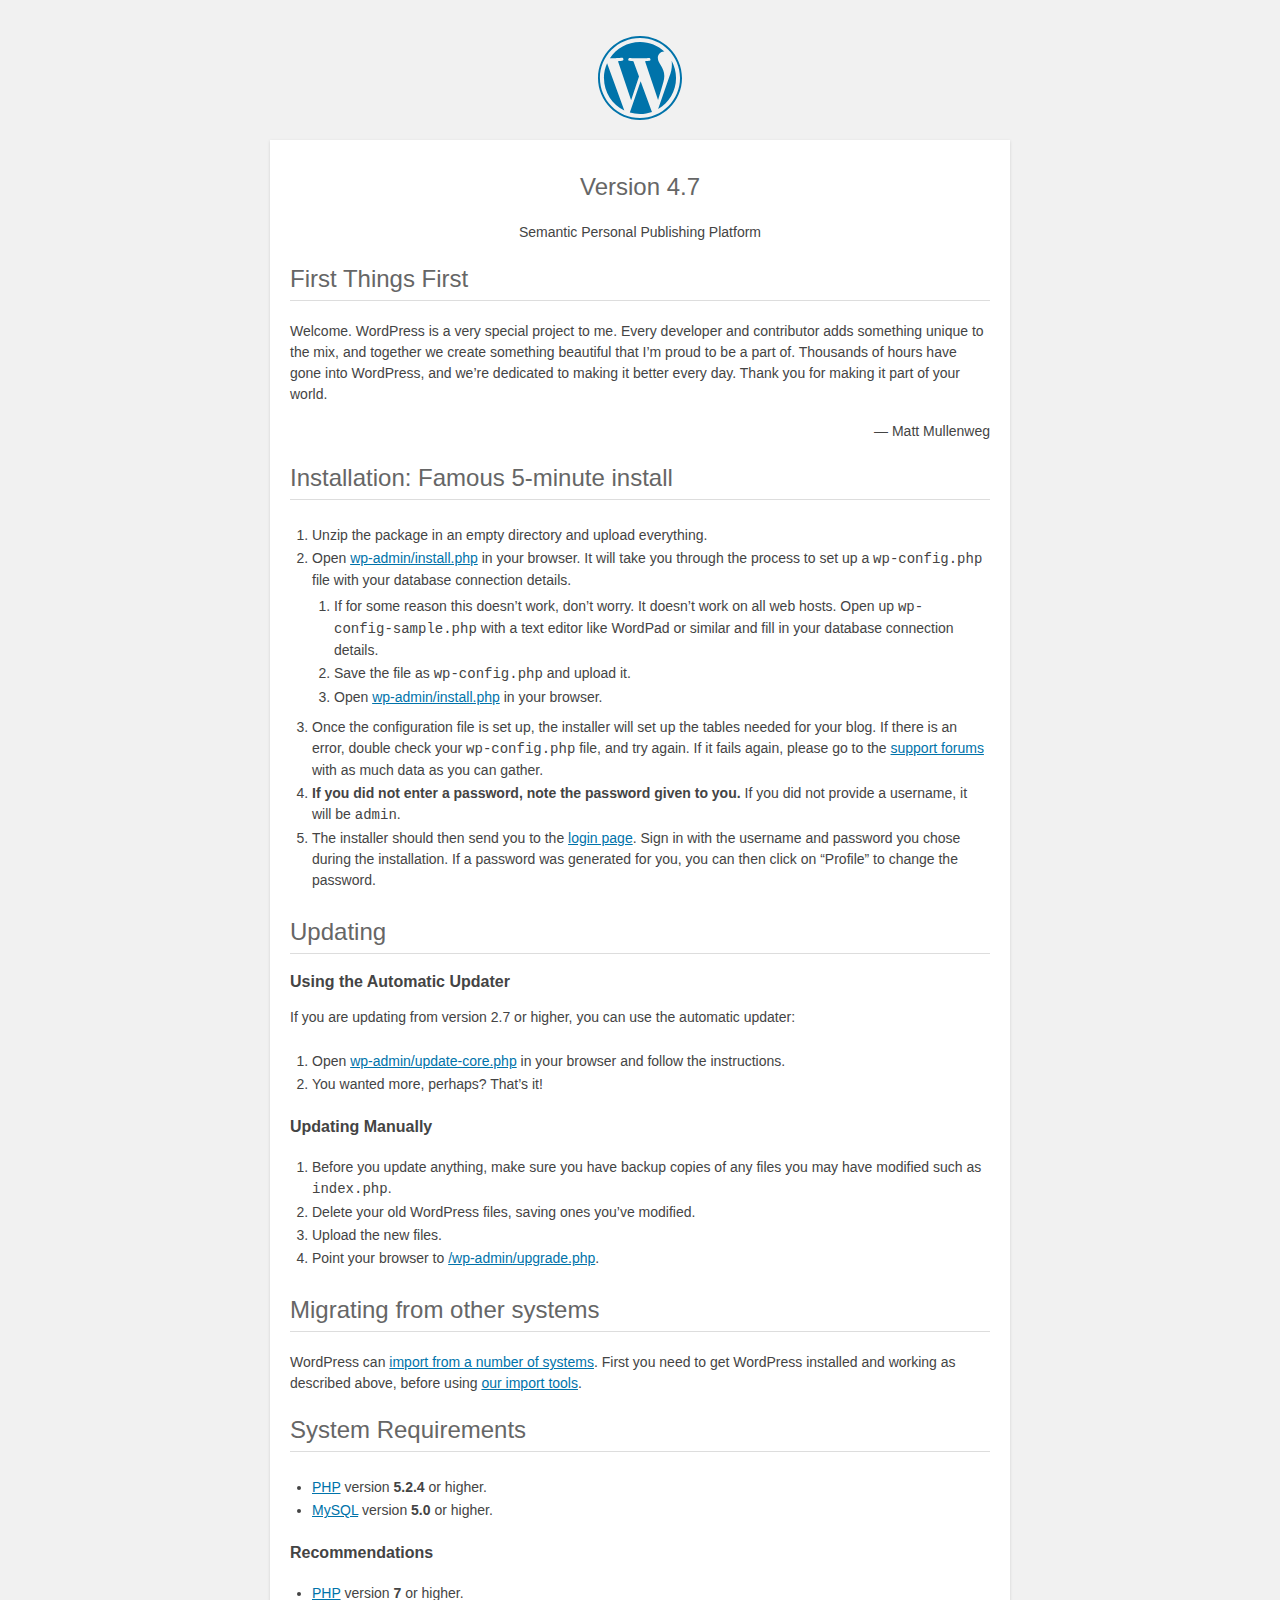
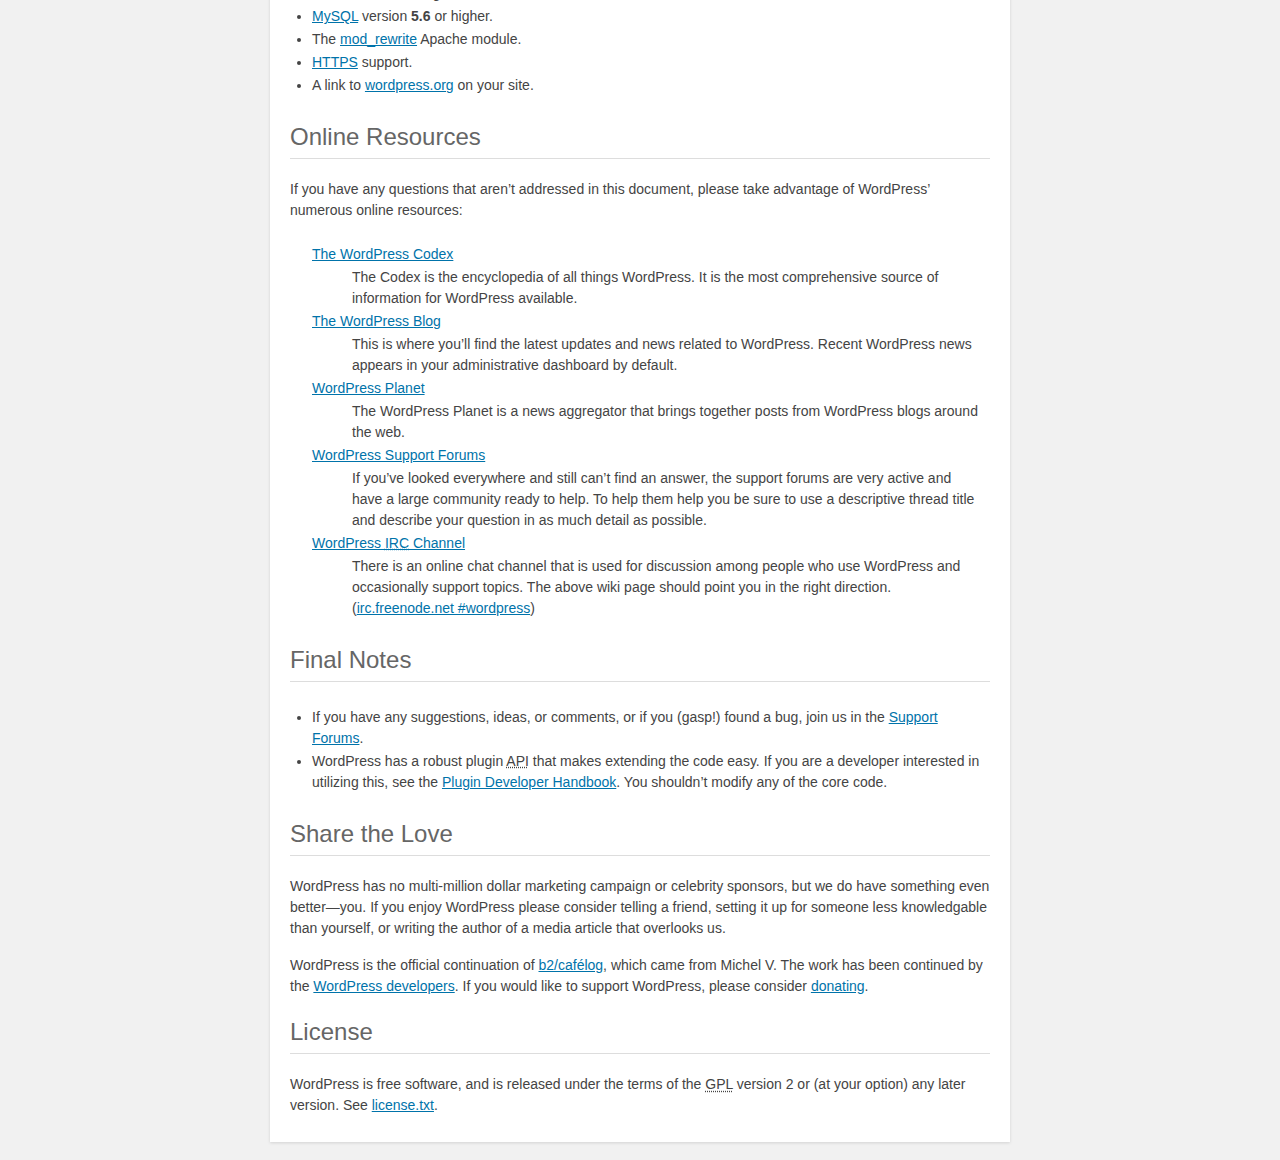
<file: readme.html>
<!DOCTYPE html>
<html>
<head>
	<meta name="viewport" content="width=device-width" />
	<meta http-equiv="Content-Type" content="text/html; charset=utf-8" />
	<title>WordPress &#8250; ReadMe</title>
	<link rel="stylesheet" href="wp-admin/css/install.css?ver=20100228" type="text/css" />
</head>
<body>
<h1 id="logo">
	<a href="https://wordpress.org/"><img alt="WordPress" src="wp-admin/images/wordpress-logo.png" /></a>
	<br /> Version 4.7
</h1>
<p style="text-align: center">Semantic Personal Publishing Platform</p>

<h2>First Things First</h2>
<p>Welcome. WordPress is a very special project to me. Every developer and contributor adds something unique to the mix, and together we create something beautiful that I&#8217;m proud to be a part of. Thousands of hours have gone into WordPress, and we&#8217;re dedicated to making it better every day. Thank you for making it part of your world.</p>
<p style="text-align: right">&#8212; Matt Mullenweg</p>

<h2>Installation: Famous 5-minute install</h2>
<ol>
	<li>Unzip the package in an empty directory and upload everything.</li>
	<li>Open <span class="file"><a href="wp-admin/install.php">wp-admin/install.php</a></span> in your browser. It will take you through the process to set up a <code>wp-config.php</code> file with your database connection details.
		<ol>
			<li>If for some reason this doesn&#8217;t work, don&#8217;t worry. It doesn&#8217;t work on all web hosts. Open up <code>wp-config-sample.php</code> with a text editor like WordPad or similar and fill in your database connection details.</li>
			<li>Save the file as <code>wp-config.php</code> and upload it.</li>
			<li>Open <span class="file"><a href="wp-admin/install.php">wp-admin/install.php</a></span> in your browser.</li>
		</ol>
	</li>
	<li>Once the configuration file is set up, the installer will set up the tables needed for your blog. If there is an error, double check your <code>wp-config.php</code> file, and try again. If it fails again, please go to the <a href="https://wordpress.org/support/" title="WordPress support">support forums</a> with as much data as you can gather.</li>
	<li><strong>If you did not enter a password, note the password given to you.</strong> If you did not provide a username, it will be <code>admin</code>.</li>
	<li>The installer should then send you to the <a href="wp-login.php">login page</a>. Sign in with the username and password you chose during the installation. If a password was generated for you, you can then click on &#8220;Profile&#8221; to change the password.</li>
</ol>

<h2>Updating</h2>
<h3>Using the Automatic Updater</h3>
<p>If you are updating from version 2.7 or higher, you can use the automatic updater:</p>
<ol>
	<li>Open <span class="file"><a href="wp-admin/update-core.php">wp-admin/update-core.php</a></span> in your browser and follow the instructions.</li>
	<li>You wanted more, perhaps? That&#8217;s it!</li>
</ol>

<h3>Updating Manually</h3>
<ol>
	<li>Before you update anything, make sure you have backup copies of any files you may have modified such as <code>index.php</code>.</li>
	<li>Delete your old WordPress files, saving ones you&#8217;ve modified.</li>
	<li>Upload the new files.</li>
	<li>Point your browser to <span class="file"><a href="wp-admin/upgrade.php">/wp-admin/upgrade.php</a>.</span></li>
</ol>

<h2>Migrating from other systems</h2>
<p>WordPress can <a href="https://codex.wordpress.org/Importing_Content">import from a number of systems</a>. First you need to get WordPress installed and working as described above, before using <a href="wp-admin/import.php" title="Import to WordPress">our import tools</a>.</p>

<h2>System Requirements</h2>
<ul>
	<li><a href="https://secure.php.net/">PHP</a> version <strong>5.2.4</strong> or higher.</li>
	<li><a href="https://www.mysql.com/">MySQL</a> version <strong>5.0</strong> or higher.</li>
</ul>

<h3>Recommendations</h3>
<ul>
	<li><a href="https://secure.php.net/">PHP</a> version <strong>7</strong> or higher.</li>
	<li><a href="https://www.mysql.com/">MySQL</a> version <strong>5.6</strong> or higher.</li>
	<li>The <a href="https://httpd.apache.org/docs/2.2/mod/mod_rewrite.html">mod_rewrite</a> Apache module.</li>
	<li><a href="https://wordpress.org/news/2016/12/moving-toward-ssl/">HTTPS</a> support.</li>
	<li>A link to <a href="https://wordpress.org/">wordpress.org</a> on your site.</li>
</ul>

<h2>Online Resources</h2>
<p>If you have any questions that aren&#8217;t addressed in this document, please take advantage of WordPress&#8217; numerous online resources:</p>
<dl>
	<dt><a href="https://codex.wordpress.org/">The WordPress Codex</a></dt>
		<dd>The Codex is the encyclopedia of all things WordPress. It is the most comprehensive source of information for WordPress available.</dd>
	<dt><a href="https://wordpress.org/news/">The WordPress Blog</a></dt>
		<dd>This is where you&#8217;ll find the latest updates and news related to WordPress. Recent WordPress news appears in your administrative dashboard by default.</dd>
	<dt><a href="https://planet.wordpress.org/">WordPress Planet</a></dt>
		<dd>The WordPress Planet is a news aggregator that brings together posts from WordPress blogs around the web.</dd>
	<dt><a href="https://wordpress.org/support/">WordPress Support Forums</a></dt>
		<dd>If you&#8217;ve looked everywhere and still can&#8217;t find an answer, the support forums are very active and have a large community ready to help. To help them help you be sure to use a descriptive thread title and describe your question in as much detail as possible.</dd>
	<dt><a href="https://codex.wordpress.org/IRC">WordPress <abbr title="Internet Relay Chat">IRC</abbr> Channel</a></dt>
		<dd>There is an online chat channel that is used for discussion among people who use WordPress and occasionally support topics. The above wiki page should point you in the right direction. (<a href="irc://irc.freenode.net/wordpress">irc.freenode.net #wordpress</a>)</dd>
</dl>

<h2>Final Notes</h2>
<ul>
	<li>If you have any suggestions, ideas, or comments, or if you (gasp!) found a bug, join us in the <a href="https://wordpress.org/support/">Support Forums</a>.</li>
	<li>WordPress has a robust plugin <abbr title="application programming interface">API</abbr> that makes extending the code easy. If you are a developer interested in utilizing this, see the <a href="https://developer.wordpress.org/plugins/">Plugin Developer Handbook</a>. You shouldn&#8217;t modify any of the core code.</li>
</ul>

<h2>Share the Love</h2>
<p>WordPress has no multi-million dollar marketing campaign or celebrity sponsors, but we do have something even better&#8212;you. If you enjoy WordPress please consider telling a friend, setting it up for someone less knowledgable than yourself, or writing the author of a media article that overlooks us.</p>

<p>WordPress is the official continuation of <a href="http://cafelog.com/">b2/caf&#233;log</a>, which came from Michel V. The work has been continued by the <a href="https://wordpress.org/about/">WordPress developers</a>. If you would like to support WordPress, please consider <a href="https://wordpress.org/donate/" title="Donate to WordPress">donating</a>.</p>

<h2>License</h2>
<p>WordPress is free software, and is released under the terms of the <abbr title="GNU General Public License">GPL</abbr> version 2 or (at your option) any later version. See <a href="license.txt">license.txt</a>.</p>

</body>
</html>
</file>
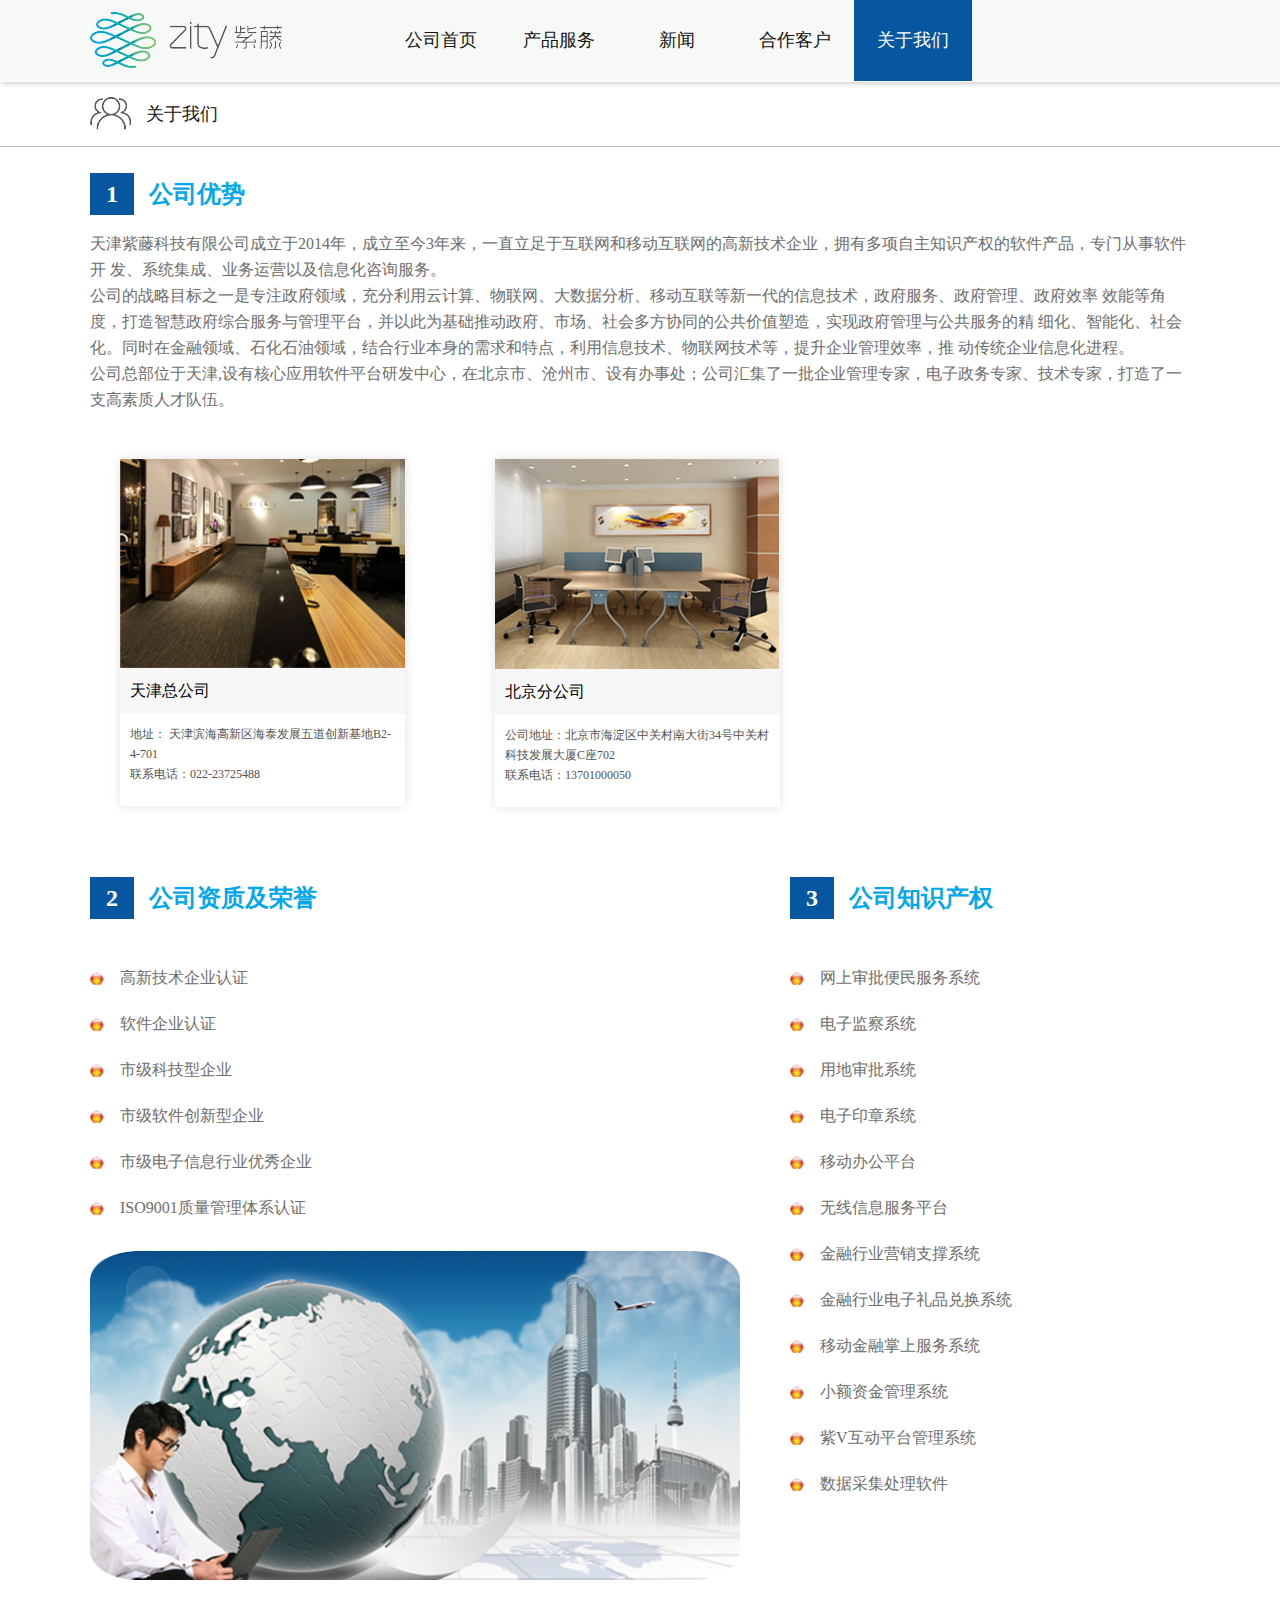
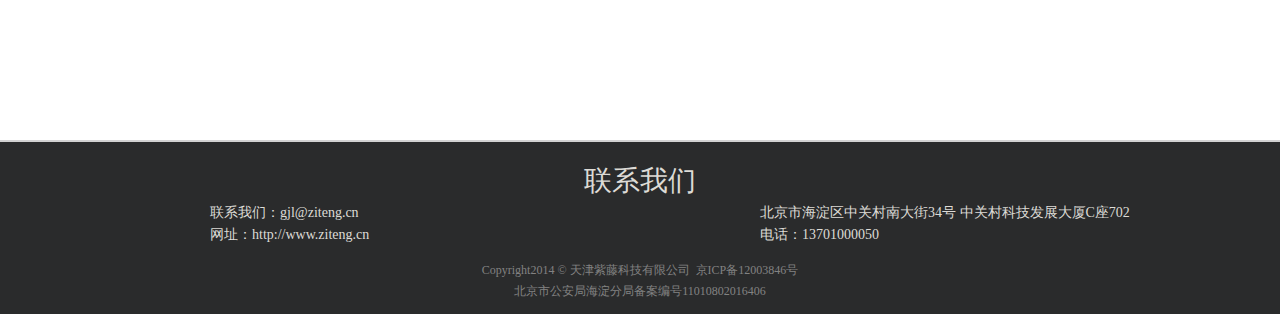
<file: wp-content/themes/www.ziteng.cn/gywm.html>
﻿<!DOCTYPE html>
<html>
	<head>
		<link rel="stylesheet" type="text/css" href="css/index.css" />
		<link rel="stylesheet" type="text/css" href="css/iconfont.css" />
		<script language="javascript" src="js/jquery.js"></script> 						
		<meta charset="utf-8" />
		<title>ziteng.cn</title>
		<style>
			/* 本例子css */
		
		</style>
	</head>
	<body>
		<!--导航-->
		<div class="nav_box">
			<div class="nav_con">
				<a href="#"><img src="picture/logo.png"></a>
				<ul>
					<li><a href="index.html">公司首页</a></li>
					<li><a href="xzsp.html">产品服务</a></li>
					<li><a href="news.html">新闻</a></li>
					<li><a href="hzkh.html">合作客户</a></li>
					<!--<li><a href="合作客户.html">合作客户</a></li>-->
					<li class="nav_add"><a href="gywm.html">关于我们</a></li>
				</ul>
			</div>
		</div>
		<!--产品服务-->
		<div class="cpfw">
			<div>
				<img src="picture/gtwm_icon.png">
				关于我们
			</div>
		</div>
		<!--内容-->
		<div class="gywm">
			<br />
			<div class="cp_xt">
				<span>1</span><a>公司优势</a>
			</div>
			<p>天津紫藤科技有限公司成立于2014年，成立至今3年来，一直立足于互联网和移动互联网的高新技术企业，拥有多项自主知识产权的软件产品，专门从事软件开
发、系统集成、业务运营以及信息化咨询服务。<br />
公司的战略目标之一是专注政府领域，充分利用云计算、物联网、大数据分析、移动互联等新一代的信息技术，政府服务、政府管理、政府效率
效能等角度，打造智慧政府综合服务与管理平台，并以此为基础推动政府、市场、社会多方协同的公共价值塑造，实现政府管理与公共服务的精
细化、智能化、社会化。同时在金融领域、石化石油领域，结合行业本身的需求和特点，利用信息技术、物联网技术等，提升企业管理效率，推
动传统企业信息化进程。<br />
公司总部位于天津,设有核心应用软件平台研发中心，在北京市、沧州市、设有办事处；公司汇集了一批企业管理专家，电子政务专家、技术专家，打造了一支高素质人才队伍。

			</p>
			<!--三个公司-->
			<div class="gywm_con">
				<!--<div class="gywm_left" style="margin-left: 90px;margin-right: 90px;">
					<img src="picture/gywm_2.png">
					<div class="gywm_title">济南分公司</div>
					<p>
						地址： 济南市槐荫区营市西街18号西街工坊艺术创意园区B座2F<br />
						联系电话：0531-82666363
					</p>
				</div>
				-->
				<div class="gywm_left">
					<img src="picture/gywm_3.png">
					<div class="gywm_title">天津总公司</div>
					<p>
						地址： 天津滨海高新区海泰发展五道创新基地B2-4-701<br />
						联系电话：022-23725488
					</p>
				</div>
				<div class="gywm_left" style="margin-left: 90px;margin-right: 90px;">
                                        <img src="picture/gywm_1.png">
                                        <div class="gywm_title">北京分公司</div>
                                        <p>
                                                公司地址：北京市海淀区中关村南大街34号中关村科技发展大厦C座702<br />
                                                联系电话：13701000050
                                        </p>
                                </div>
			</div>
			<div class="gy_box">
				<div class="gy_left">
					<div class="cp_xt">
						<span>2</span><a>公司资质及荣誉</a>						
					</div><br />
					<ul>
						<li>
							高新技术企业认证
						</li>
						<li>
							软件企业认证
						</li>
						<li>
							市级科技型企业
						</li>
						<li>
							市级软件创新型企业
						</li>
						<li>
							市级电子信息行业优秀企业
						</li>
						<li>
							ISO9001质量管理体系认证
						</li>
					    <!--	<li>
							ISO27001信息安全管理体系认证
						</li> -->
						
							<img src="picture/r.png">
						
					</ul>
				</div>
				<div class="gy_left" style="width: 345px;margin-left: 50px;">
					<div class="cp_xt">
						<span>3</span><a>公司知识产权</a>						
					</div><br />
					<ul>
						<li>
							网上审批便民服务系统
						</li>
						<li>
							电子监察系统
						</li>
						<li>
							用地审批系统
						</li>
						<li>
							电子印章系统
						</li>
						<li>
							移动办公平台
						</li>
						<li>
							无线信息服务平台
						</li>
						<li>
							金融行业营销支撑系统
						</li>
						<li>
							金融行业电子礼品兑换系统
						</li>
						<li>
							移动金融掌上服务系统
						</li>
						<li>
							小额资金管理系统
						</li>
						<li>
							紫V互动平台管理系统
						</li>
						<li>
							数据采集处理软件
						</li>
					     <!--	<li>
							缴费管理系统
						</li> -->
					     <!--	<li>
							流量管理平台
						</li> -->
					</ul>
				</div>
			</div>
			<!--<div class="gy_box">
				<div class="cp_xt">
					<span>4</span><a>公司资质及荣誉</a>						
				</div>
				<div class="gy_left2">
					<br />
					<ul>
						<li>
							智慧政府事业部
						</li>
						<div>基于互联网+政务服务，致力提供优秀的智慧城市解决方案</div>
						<li>
							金融事业部
						</li>
						<div>基于银行等金融行业相关的技术开发、系统集成及运营服务</div>
						<li>
							在线业务中心
						</li>
						<div>基于电信运营商的互联网运营类业务</div>
						<li>
							石化业务中心
						</li>
						<div>基于石油石化企业的技术服务业务</div>
					</ul>
				</div>
				<div class="gy_left2" style="width: 345px;margin-left: 50px;">
					<img src="picture/r2.png">					
				</div>
			</div>-->
			
		</div>
		<!--footer-->
		<div class="footer_box">
			
		</div>
		<div class="bottom">
			<div class="footer_con">
				<h1>联系我们</h1>

				<div class="footer_left" style="width: 480px;">
					<!--<div>咨询中心</div>
					<ul>
						<li><a href="新闻.html">公司新闻</a></li>
						
					</ul>-->
					<li><a href="#">联系我们：gjl@ziteng.cn</a></li>
					<li><a href="#">网址：http://www.ziteng.cn</a></li>
				</div>
				<!--<div class="footer_left">
					<div>服务中心</div>
					<ul>
						<li><a href="#">政务服务</a></li>
						<li><a href="#">企业服务</a></li>

					</ul>
				</div>-->
				<div class="footer_right">
					<!--<div>版权所有：天津紫藤科技有限公司</div>-->
					<ul>
						<li><a href="#">北京市海淀区中关村南大街34号 中关村科技发展大厦C座702</a></li>
						<li><a href="#">电话：13701000050</a></li>	
						<!--<li><a href="#">联系我们：gjl@ziteng.cn</a></li>
						<li><a href="#">网址：http://www.ziteng.cn/index.html</a></li>-->
						
					</ul>
				</div>
			</div>
			<div>Copyright2014 © 天津紫藤科技有限公司 &nbsp;京ICP备12003846号</div>
			<div>北京市公安局海淀分局备案编号11010802016406</div>
		</div>
	<script>
					
					//左侧导航点击添加类
					$(".cgal").click(function(){
						$(".cgal").removeClass("al_add");
						$(this).addClass("al_add")
					});
					//合作客户
					$(".hz_curser li img").hover(function(){						
						k=$(this).attr("src")
						g=$(this).attr("alt")
						m=$(this).attr("title")
						if(k==m){
							$(this).attr("src",g)
						}else{
							$(this).attr("src",m)
						}
					})
				</script>
				
	</body>
</html>
</file>
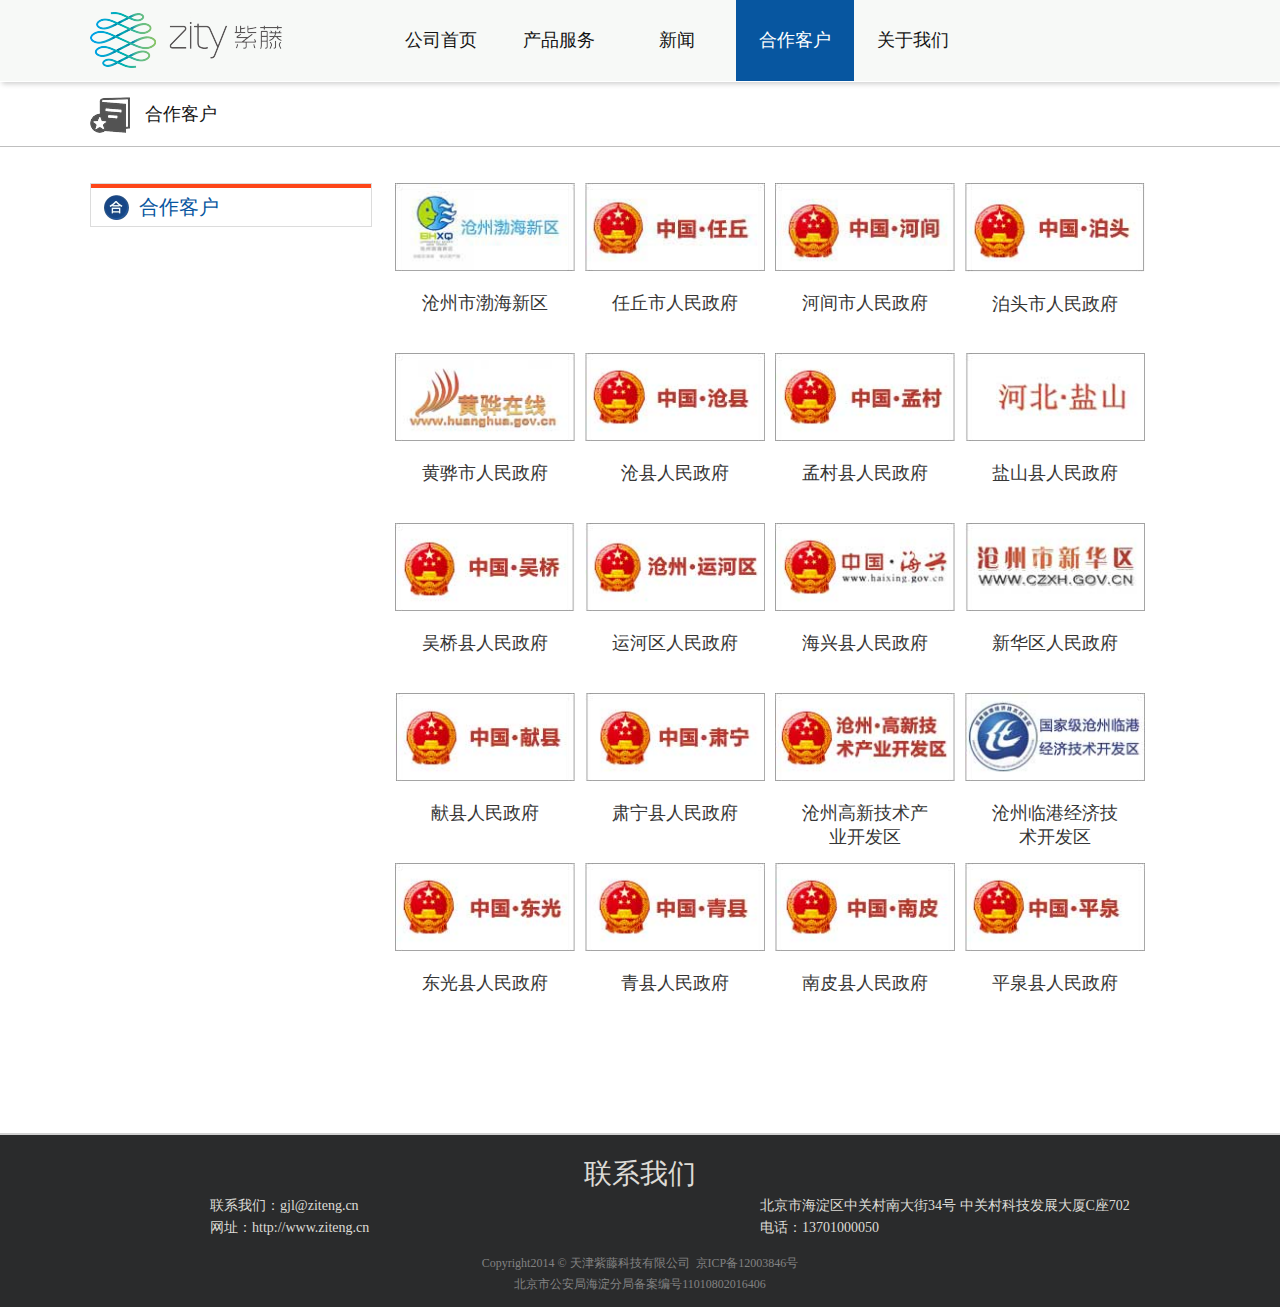
<file: wp-content/themes/www.ziteng.cn/hzkh.html>
﻿<!DOCTYPE html>
<html>
	<head>
		<link rel="stylesheet" type="text/css" href="css/index.css" />
		<link rel="stylesheet" type="text/css" href="css/iconfont.css" />
		<script language="javascript" src="js/jquery.js"></script> 						
		<meta charset="utf-8" />
		<title>ziteng.cn</title>
		<style>
			/* 本例子css */
		
		</style>
	</head>
	<body>
		<!--导航-->
		<div class="nav_box">
			<div class="nav_con">
				<a href="#"><img src="picture/logo.png"></a>
				<ul>
					<li><a href="index.html">公司首页</a></li>
					<li><a href="xzsp.html">产品服务</a></li>
					<li><a href="news.html">新闻</a></li>
					<li class="nav_add"><a href="hzkh.html">合作客户</a></li>
					<!--<li><a href="合作客户.html">合作客户</a></li>-->
					<li><a href="gywm.html">关于我们</a></li>
				</ul>
			</div>
		</div>
		<!--产品服务-->
		<div class="cpfw">
			<div>
				<img src="picture/al.png">
				合作客户
			</div>
		</div>
		<!--内容-->
		<div class="cpfw_box">
			<div class="cpfw_left cgal_box">
				<!--智慧政务-->
				<div class="cp_zw_con">
					<div class="red"></div>
					<div class="cp_zw_title cgal al_add">
						<span class="iconfont"><img src="picture/he.png" class="h_icon"></span>合作客户						
					</div>
					<!--<div class="cp_zw_title cgal">
						<span class="iconfont">&#xe60c;</span>企业案例
					</div>-->
				</div>
				
				<!--智慧政务-->
				
			</div>
			<div class="cpfw_right">
				<ul class="kh_box">
					<li>
						<img src="picture/c-1_03.jpg">
						<a>沧州市渤海新区</a>
					</li>
					<li>
						<img src="picture/c-1_05.jpg">
						<a>任丘市人民政府</a>
					</li>
					<li>
						<img src="picture/c-1_07.jpg">
						<a>河间市人民政府</a>
					</li>
					<li>
						<img src="picture/c-1_09.jpg">
						<a>泊头市人民政府</a>
					</li>
					<li>
						<img src="picture/c-1_15.jpg">
						<a>黄骅市人民政府</a>
					</li>					
					<li>
						<img src="picture/c-1_17.jpg">
						<a>沧县人民政府</a>
					</li>
					<li>
						<img src="picture/c-1_19.jpg">
						<a>孟村县人民政府</a>
					</li>
					<li>
						<img src="picture/c-1_21.jpg">
						<a>盐山县人民政府</a>
					</li>
					<li>
						<img src="picture/c-1_28.jpg">
						<a>吴桥县人民政府</a>
					</li>
					<li>
						<img src="picture/c-1_29.jpg">
						<a>运河区人民政府</a>
					</li>
					<li>
						<img src="picture/c-1_31.jpg">
						<a>海兴县人民政府</a>
					</li>
					<li>
						<img src="picture/c-1_33.jpg">
						<a>新华区人民政府</a>
					</li>
					<li>
						<img src="picture/c-1_38.jpg">
						<a>献县人民政府</a>
					</li>
					<li>
						<img src="picture/c-1_40.jpg">
						<a>肃宁县人民政府</a>
					</li>
					<li>
						<img src="picture/c-1_42.jpg">
						<a>沧州高新技术产业开发区</a>
					</li>
					<li>
						<img src="picture/c-1_44.jpg">
						<a>沧州临港经济技术开发区</a>
					</li>
					<li>
						<img src="picture/c-1_51.jpg">
						<a>东光县人民政府</a>
					</li>
					<li>
						<img src="picture/c-1_53.jpg">
						<a>青县人民政府</a>
					</li>
					<li>
						<img src="picture/c-1_54.jpg">
						<a>南皮县人民政府</a>
					</li>
					<li>
						<img src="picture/c-1_55.jpg">
						<a>平泉县人民政府</a>
					</li>					
				</ul>
			</div>
		</div>
		<!--footer-->
		<div class="footer_box">
			
		</div>
		<div class="bottom">
			<div class="footer_con">
				<h1>联系我们</h1>

				<div class="footer_left" style="width: 480px;">
					<!--<div>咨询中心</div>
					<ul>
						<li><a href="新闻.html">公司新闻</a></li>
						
					</ul>-->
					<li><a href="#">联系我们：gjl@ziteng.cn</a></li>
					<li><a href="#">网址：http://www.ziteng.cn</a></li>
				</div>
				<!--<div class="footer_left">
					<div>服务中心</div>
					<ul>
						<li><a href="#">政务服务</a></li>
						<li><a href="#">企业服务</a></li>

					</ul>
				</div>-->
				<div class="footer_right">
					<!--<div>版权所有：天津紫藤科技有限公司</div>-->
					<ul>
						<li><a href="#">北京市海淀区中关村南大街34号 中关村科技发展大厦C座702</a></li>
						<li><a href="#">电话：13701000050</a></li>	
						<!--<li><a href="#">联系我们：gjl@ziteng.cn</a></li>
						<li><a href="#">网址：http://www.ziteng.cn/index.html</a></li>-->
						
					</ul>
				</div>
			</div>
			<div>Copyright2014 © 天津紫藤科技有限公司 &nbsp;京ICP备12003846号</div>
			<div>北京市公安局海淀分局备案编号11010802016406</div>
		</div>
	<script>
					
					//左侧导航点击添加类
					$(".cgal").click(function(){
						$(".cgal").removeClass("al_add");
						$(this).addClass("al_add")
					});
				</script>
	</body>
</html>
</file>
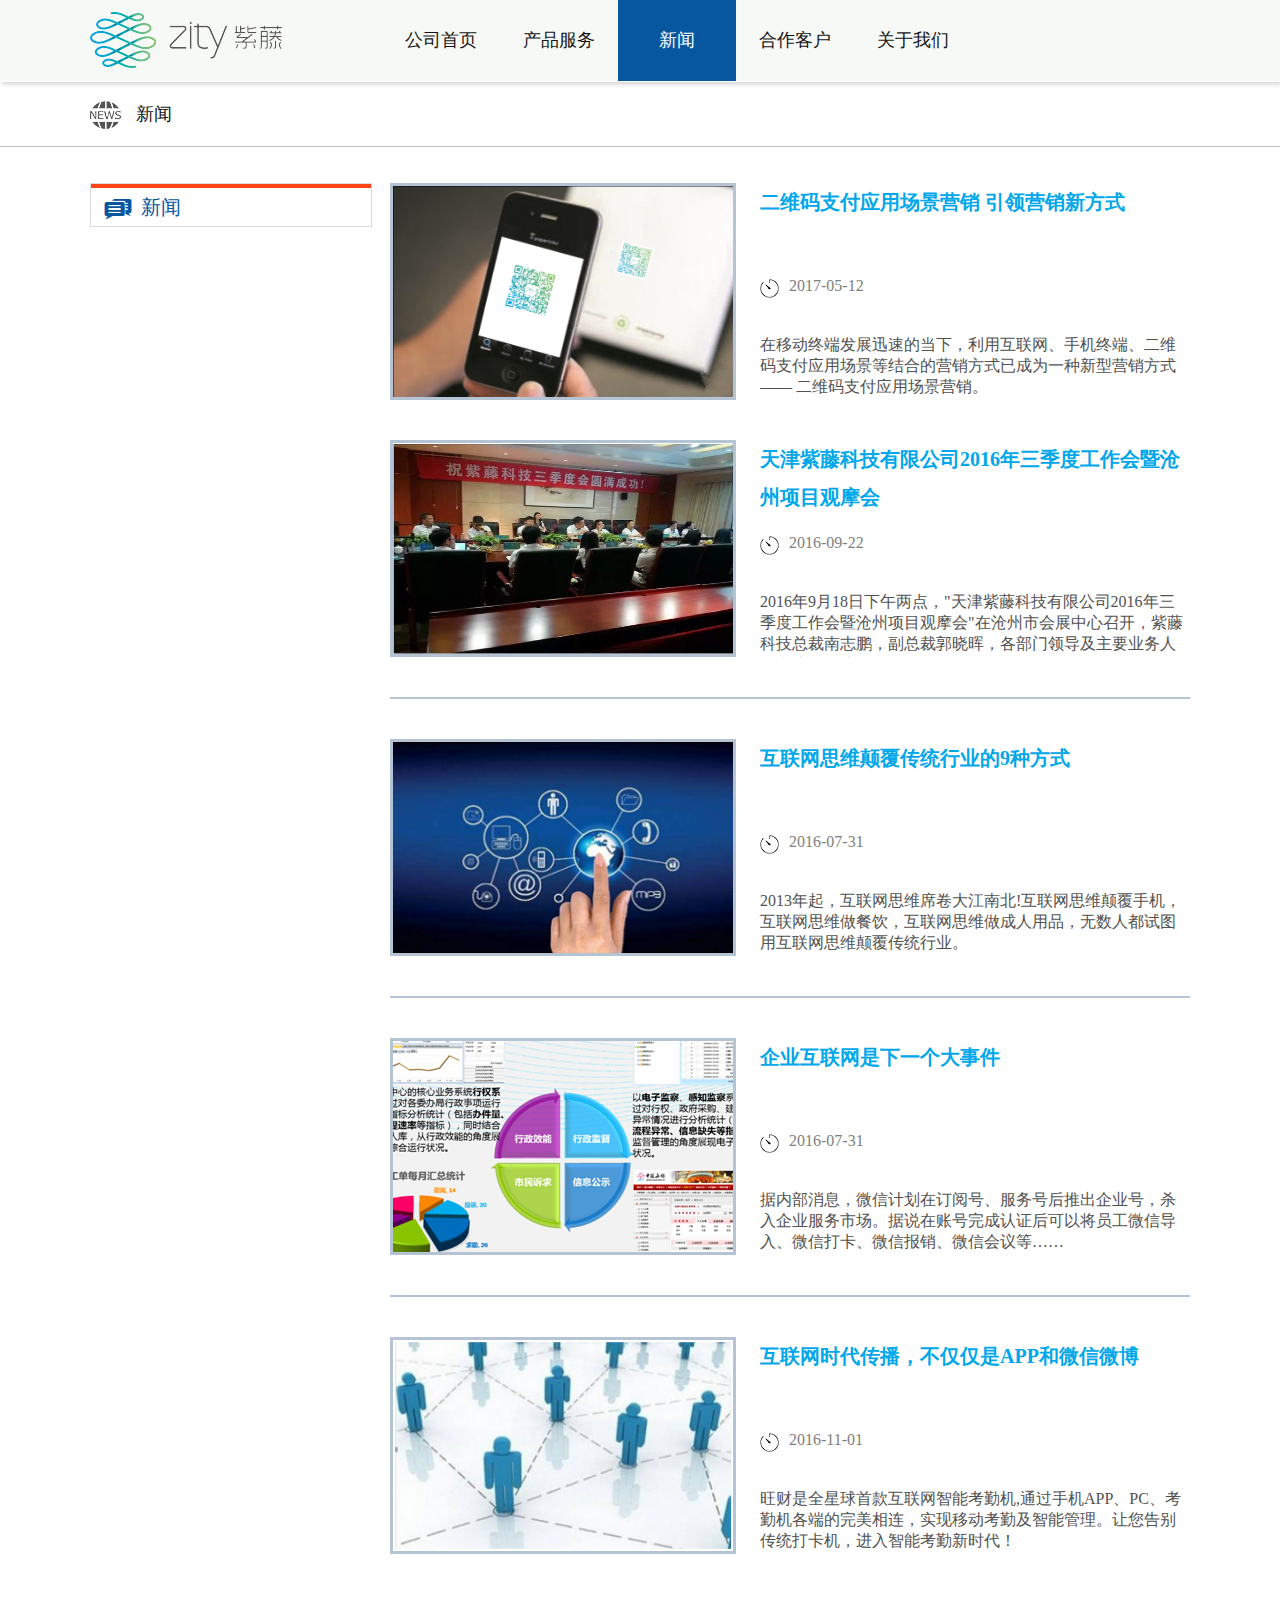
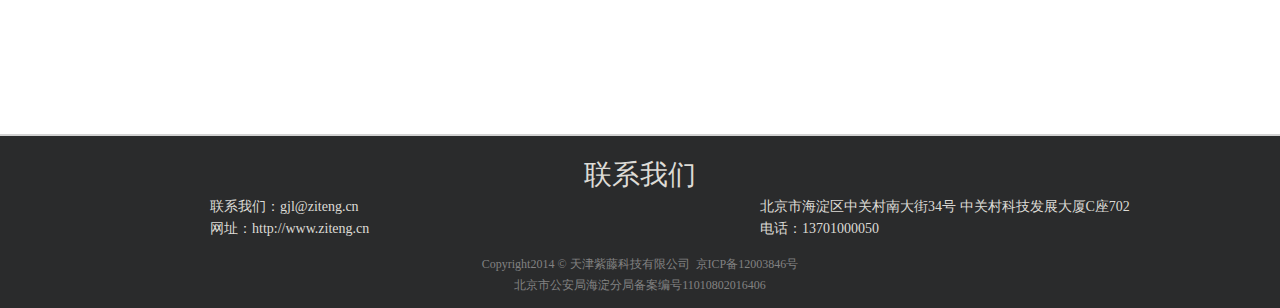
<file: wp-content/themes/www.ziteng.cn/news.html>
﻿<!DOCTYPE html>
<html>
	<head>
		<link rel="stylesheet" type="text/css" href="css/index.css" />
		<link rel="stylesheet" type="text/css" href="css/iconfont.css" />
		<link rel="stylesheet" type="text/css" href="css/paging.css">
		<script type="text/javascript" src="js/require.js"></script>
		<script language="javascript" src="js/jquery.js"></script> 						
		<meta charset="utf-8" />
		<title>ziteng.cn</title>
		<style>
			/* 本例子css */
		
		</style>
	</head>
	<body>
		<!--导航-->
		<div class="nav_box">
			<div class="nav_con">
				<a href="#"><img src="picture/logo.png"></a>
				<ul>
					<li><a href="index.html">公司首页</a></li>
					<li><a href="xzsp.html">产品服务</a></li>
					<li class="nav_add"><a href="news.html">新闻</a></li>
					<li><a href="hzkh.html">合作客户</a></li>
					<!--<li><a href="合作客户.html">合作客户</a></li>-->
					<li><a href="gywm.html">关于我们</a></li>
				</ul>
			</div>
		</div>
		<!--产品服务-->
		<div class="cpfw">
			<div>
				<img src="picture/news_icon.png" style="margin-top: 19px;">
				新闻
			</div>
		</div>
		<!--内容-->
		<div class="cpfw_box">
			<div class="cpfw_left cgal_box">
				<!--智慧政务-->
				<div class="cp_zw_con">
					<div class="red"></div>
					<div class="cp_zw_title cgal al_add">
						<span class="iconfont" style="font-size: 20px;margin-right: 10px;">&#xe60f;</span>新闻
					</div>
					<!--<div class="cp_zw_title cgal">
						<span class="iconfont" style="font-size: 20px;margin-right: 10px;">&#xe60e;</span>媒体新闻
					</div>-->
				</div>
				
				<!--智慧政务-->
				
			</div>
			<div class="cpfw_right">
				                                <div class="news_box news_first">
                                        <div class="news_left">
                                                <img src="picture/zi_003.jpg">
                                        </div>
                                        <div class="mews_right">
                                                <div class="news_title"><a href="http://mp.weixin.qq.com/s/94qJgvOIDZylN0PYOnkywQ">二维码支付应用场景营销 引领营销新方式</a></div>
                                                <div class="news_time">
                                                        <img src="picture/time.png">2017-05-12
                                                </div>
                                                <div class="news_con">
							在移动终端发展迅速的当下，利用互联网、手机终端、二维码支付应用场景等结合的营销方式已成为一种新型营销方式 —— 二维码支付应用场景营销。
                                                </div>
                                        </div>
                                </div>

				<!--第三季度观摩会-->
				<!--<div class="news_box news_first">
					<div class="news_left">
						<img src="picture/1.jpg">
					</div>
					<div class="mews_right">
						<div class="news_title"><a href="xrjh.html">紫藤新蕊计划 丨第一课 </a></div>
						<div class="news_time">
							<img src="picture/time.png">2017-03-29
						</div>
						<div class="news_con">
							本周日济南紫藤美术馆迎来了万众期待的紫藤小花儿们，他们含苞待放，他们热情高涨，他们精神饱满，他们蓄势待发，他们对培训的第一课都充满了好奇与期待。
						</div>
					</div>
				</div>
				-->
				<!--第三季度观摩会-->
				<div class="news_box news_first">
					<div class="news_left">
						<img src="picture/ztcz.png">
					</div>
					<div class="mews_right">
						<div class="news_title"><a href="disanji.html">天津紫藤科技有限公司2016年三季度工作会暨沧州项目观摩会</a></div>
						<div class="news_time">
							<img src="picture/time.png">2016-09-22
						</div>
						<div class="news_con">
							2016年9月18日下午两点，"天津紫藤科技有限公司2016年三季度工作会暨沧州项目观摩会"在沧州市会展中心召开，紫藤科技总裁南志鹏，副总裁郭晓晖，各部门领导及主要业务人员出席了会议。
						</div>
					</div>
				</div>

					<!--新闻1-->	
					<!--<div class="news_box news_first">
						<div class="news_left">
							<img src="picture/news_1.png">
						</div>
						<div class="mews_right">
							<div class="news_title"><a href="wangcai.html">天津紫藤科技有限公司参与投资项目—旺财超级考勤机 8月8日隆重上市</a></div>
							<div class="news_time">
								<img src="picture/time.png">2016-08-09
							</div>
							<div class="news_con">
								旺财是全星球首款互联网智能考勤机,通过手机APP、PC、考勤机各端的完美相连，实现移动考勤及智能管理。让您告别传统打卡机，进入智能考勤新时代！
							</div>
						</div>
					</div> -->
					<!--新闻2-->	
					<div class="news_box">
						<div class="news_left">
							<img src="picture/news_2.png">
						</div>
						<div class="mews_right">
							<div class="news_title"><a href="chuantong.html">互联网思维颠覆传统行业的9种方式</a></div>
							<div class="news_time">
								<img src="picture/time.png">2016-07-31
							</div>
							<div class="news_con">
								2013年起，互联网思维席卷大江南北!互联网思维颠覆手机，互联网思维做餐饮，互联网思维做成人用品，无数人都试图用互联网思维颠覆传统行业。
							</div>
						</div>
					</div>
					<!--新闻3-->	
					<div class="news_box">
						<div class="news_left">
							<img src="picture/news_3.png">
						</div>
						<div class="mews_right">
							<div class="news_title"><a href="hulianwang.html">企业互联网是下一个大事件</a></div>
							<div class="news_time">
								<img src="picture/time.png">2016-07-31
							</div>
							<div class="news_con">
								据内部消息，微信计划在订阅号、服务号后推出企业号，杀
入企业服务市场。据说在账号完成认证后可以将员工微信导
入、微信打卡、微信报销、微信会议等……
							</div>
						</div>
					</div>
					<!--新闻4-->	
					<div class="news_box">
						<div class="news_left">
							<img src="picture/news_4.png">
						</div>
						<div class="mews_right">
							<div class="news_title"><a href="xianqging.html">互联网时代传播，不仅仅是APP和微信微博</a></div>
							<div class="news_time">
								<img src="picture/time.png">2016-11-01
							</div>
							<div class="news_con">
								旺财是全星球首款互联网智能考勤机,通过手机APP、PC、考勤机各端的完美相连，实现移动考勤及智能管理。让您告别传统打卡机，进入智能考勤新时代！
							</div>
						</div>
					</div>
					<!--分页-->
					<div id="pageTool"></div>
			</div>
		</div>
		<!--footer-->
		<div class="footer_box">
			
		</div>
		<div class="bottom">
			<div class="footer_con">
				<h1>联系我们</h1>

				<div class="footer_left" style="width: 480px;">
					<!--<div>咨询中心</div>
					<ul>
						<li><a href="新闻.html">公司新闻</a></li>
						
					</ul>-->
					<li><a href="#">联系我们：gjl@ziteng.cn</a></li>
					<li><a href="#">网址：http://www.ziteng.cn</a></li>
				</div>
				<!--<div class="footer_left">
					<div>服务中心</div>
					<ul>
						<li><a href="#">政务服务</a></li>
						<li><a href="#">企业服务</a></li>

					</ul>
				</div>-->
				<div class="footer_right">
					<!--<div>版权所有：天津紫藤科技有限公司</div>-->
					<ul>
						<li><a href="#">北京市海淀区中关村南大街34号 中关村科技发展大厦C座702</a></li>
						<li><a href="#">电话：13701000050</a></li>	
						<!--<li><a href="#">联系我们：gjl@ziteng.cn</a></li>
						<li><a href="#">网址：http://www.ziteng.cn/index.html</a></li>-->
						
					</ul>
				</div>
			</div>
			<div>Copyright2014 © 天津紫藤科技有限公司 &nbsp;京ICP备12003846号</div>
			<div>北京市公安局海淀分局备案编号11010802016406</div>
		</div>
	<script>
					
					//左侧导航点击添加类
					$(".cgal").click(function(){
						$(".cgal").removeClass("al_add");
						$(this).addClass("al_add")
					});
					
					//分页
					requirejs.config({
					//By default load any module IDs from js/lib
					baseUrl: 'js',
					paths: {
						$:"jquery-1.11.2",
						paging:"paging",
						'query':'query'
					},
					shim:{
						"$":{
							export:'$'
						}
					}
				});
				/*require(["$","paging"], function($,Paging){
					var p = new Paging();
					p.init({target:'#pageTool',pagesize:10,count:100});
				});*/
			</script>
	</body>
</html>
</file>
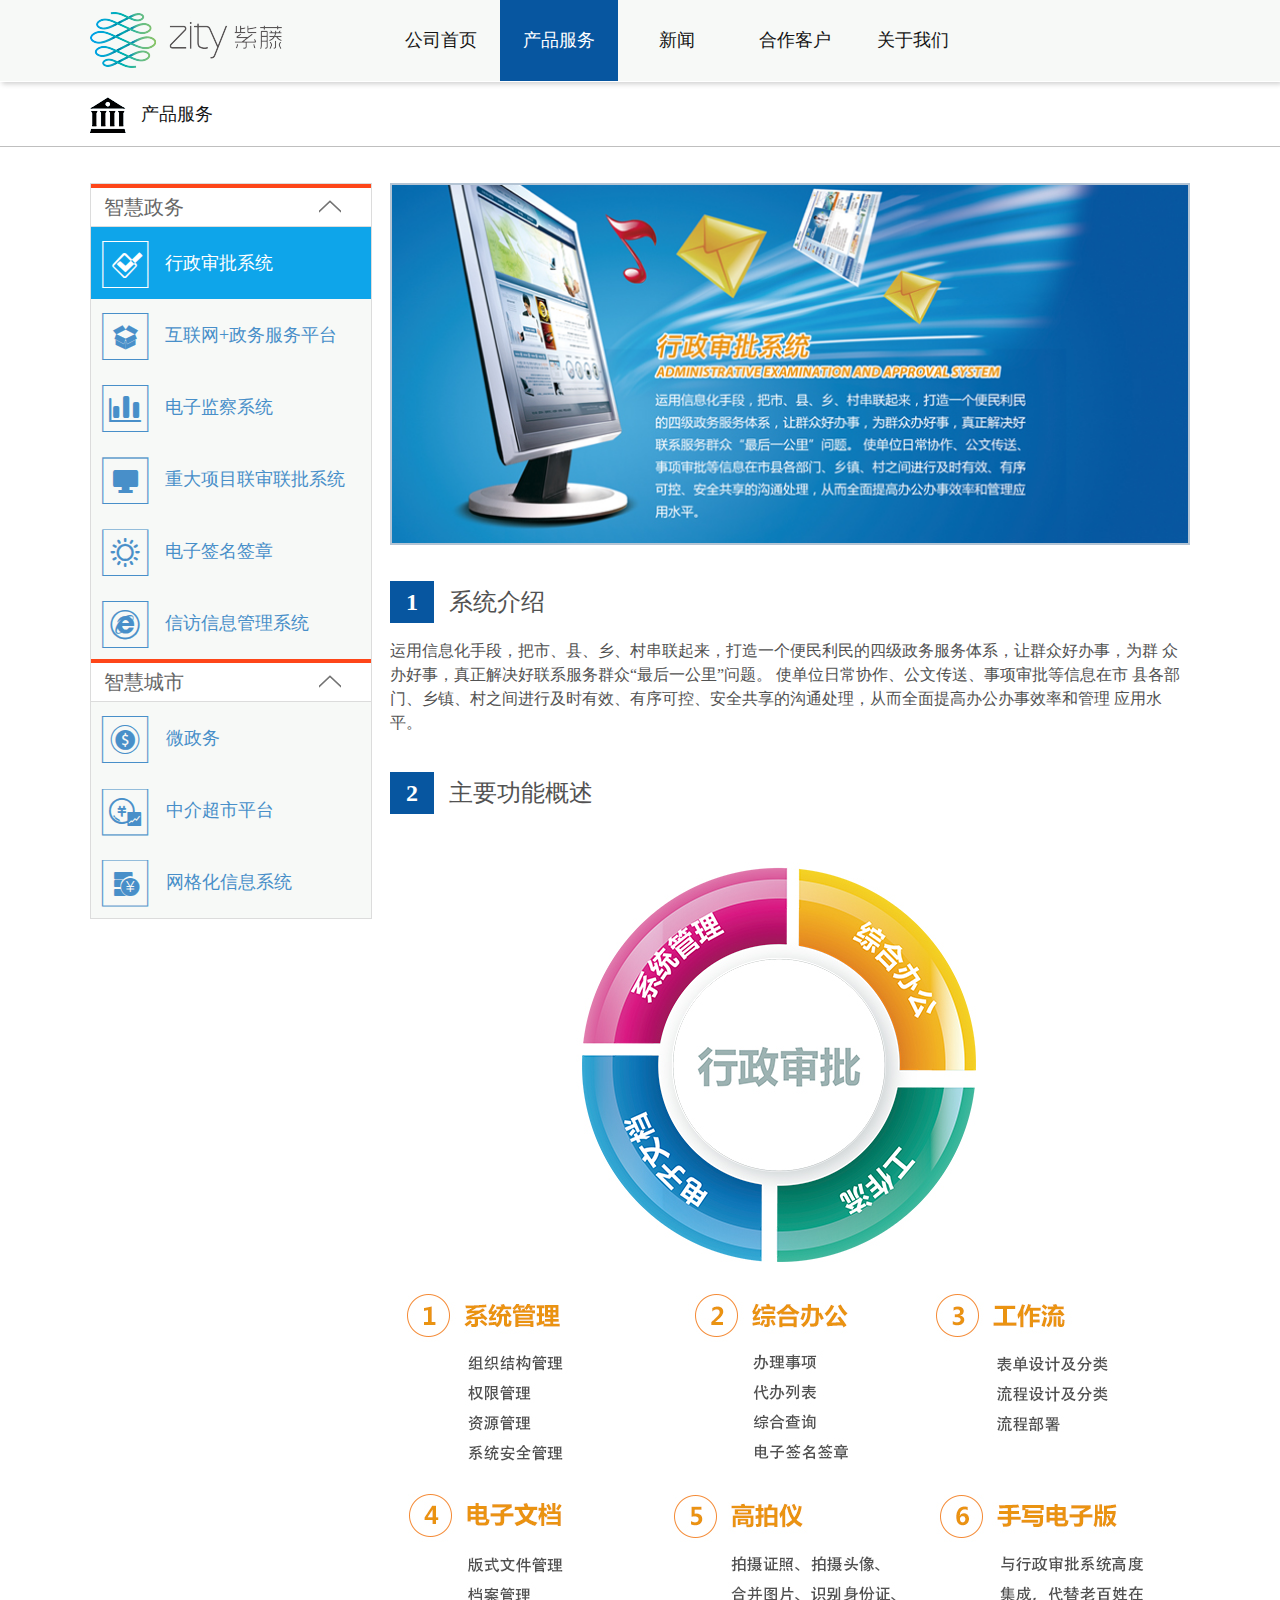
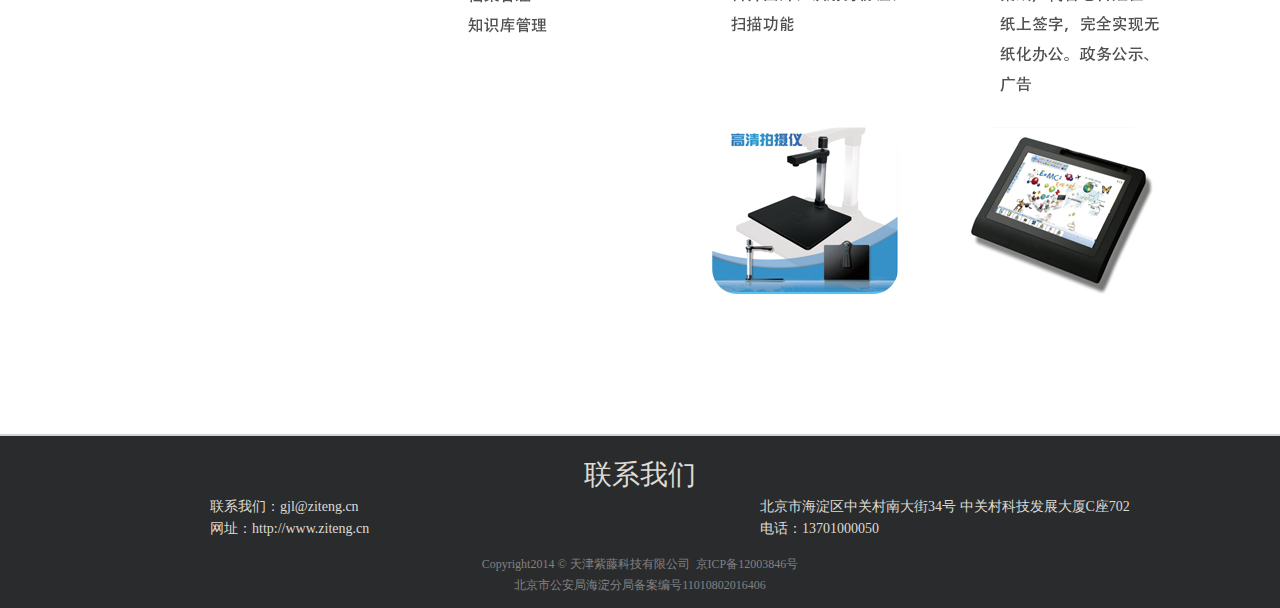
<file: wp-content/themes/www.ziteng.cn/xzsp.html>
﻿<!DOCTYPE html>
<html>
	<head>
		<link rel="stylesheet" type="text/css" href="css/index.css" />
		<link rel="stylesheet" type="text/css" href="css/iconfont.css" />
		<script language="javascript" src="js/jquery.js"></script> 						
		<meta charset="utf-8" />
		<title>ziteng.cn</title>
		<style>
			/* 本例子css */
		
		</style>
	</head> 
	<body>
		<!--导航-->
		<div class="nav_box">
			<div class="nav_con">
				<a href="#"><img src="picture/logo.png"></a>
				<ul>
					<li><a href="index.html">公司首页</a></li>
					<li class="nav_add"><a href="xzsp.html">产品服务</a></li>
					<li><a href="news.html">新闻</a></li>
					<li><a href="hzkh.html">合作客户</a></li>
					<!--<li><a href="合作客户.html">合作客户</a></li>-->
					<li><a href="gywm.html">关于我们</a></li>
				</ul>
			</div>
		</div>
		<!--产品服务-->
		<div class="cpfw">
			<div>
				<img src="picture/cpfw.png">
				产品服务
			</div>
		</div>
		<!--内容-->
		<div class="cpfw_box">
			<div class="cpfw_left">
				<!--智慧政务-->
				<div class="cp_zw_con">
					<div class="red"></div>
					<div class="cp_zw_title">
						智慧政务
						<img src="picture/shou.png" alt="img/xia.png" title="img/shou.png">
					</div>
					<ul>
						<li><a href="xzsp.html" class="cp_add"><span class="iconfont">&#xe60b;</span>行政审批系统</a></li>
						<li><a href="cp_hulianwang.html"><span class="iconfont">&#xe607;</span>互联网+政务服务平台</a></li>
						<li><a href="cp_dzjc.html"><span class="iconfont">&#xe605;</span>电子监察系统</a></li>
						<!--<li><a href="产品服务-微政务.html" class="cp_add"><span class="iconfont">&#xe6e1;</span>微政务</a></li>-->
						<li><a href="lianshen.html"><span class="iconfont">&#xe608;</span>重大项目联审联批系统</a></li>
						<!--<li><a href="产品服务-中介超市.html"><span class="iconfont">&#xe6e3;</span>中介超市平台</a></li>-->
						<li><a href="cp_qianzhang.html"><span class="iconfont">&#xe606;</span>电子签名签章</a></li>
						<!--<li><a href="产品服务-网格化信息系统.html"><span class="iconfont">&#xe6e2;</span>网格化信息系统</a></li>-->
						<li><a href="cp_xinfang.html"><span class="iconfont">&#xe609;</span>信访信息管理系统</a></li>
					</ul>
				</div>
				<!--智慧城市-->
				<div class="cp_zw_con">
					<div class="red"></div>
					<div class="cp_zw_title">
						智慧城市
						<img src="picture/shou.png" alt="img/xia.png" title="img/shou.png">
					</div>
					<ul>
						<li><a href="cp_wei.html"><span class="iconfont">&#xe6e1;</span>微政务</a></li>
						<li><a href="cp_zj.html"><span class="iconfont">&#xe6e3;</span>中介超市平台</a></li>
						<li><a href="cp_wangge.html"><span class="iconfont">&#xe6e2;</span>网格化信息系统</a></li>
					</ul>
				</div>
			</div>
			<div class="cpfw_right">
				<img src="picture/xzsp.jpg" class="cp_banner">
				<!--行政审批系统-->
				<div>	<br /><br />			
					<!--1系统介绍-->
					<div class="cp_box">
						<div class="cp_xt">
							<span>1</span>系统介绍
						</div>
						<p>运用信息化手段，把市、县、乡、村串联起来，打造一个便民利民的四级政务服务体系，让群众好办事，为群
众办好事，真正解决好联系服务群众“最后一公里”问题。 使单位日常协作、公文传送、事项审批等信息在市
县各部门、乡镇、村之间进行及时有效、有序可控、安全共享的沟通处理，从而全面提高办公办事效率和管理
应用水平。

						</p>
						
					</div>
					<!--2系统创新-->
					<div class="cp_box">
						<div class="cp_xt">
							<span>2</span>主要功能概述
						</div><br />
						<p>
							<img src="picture/xzsp2.jpg">
						</p>
						
					</div>
				</div>
			</div>
		</div>
		<!--footer-->
		<div class="footer_box">
			
		</div>
		<div class="bottom">
			<div class="footer_con">
				<h1>联系我们</h1>

				<div class="footer_left" style="width: 480px;">
					<!--<div>咨询中心</div>
					<ul>
						<li><a href="新闻.html">公司新闻</a></li>
						
					</ul>-->
					<li><a href="#">联系我们：gjl@ziteng.cn</a></li>
					<li><a href="#">网址：http://www.ziteng.cn</a></li>
				</div>
				<!--<div class="footer_left">
					<div>服务中心</div>
					<ul>
						<li><a href="#">政务服务</a></li>
						<li><a href="#">企业服务</a></li>

					</ul>
				</div>-->
				<div class="footer_right">
					<!--<div>版权所有：天津紫藤科技有限公司</div>-->
					<ul>
						<li><a href="#">北京市海淀区中关村南大街34号 中关村科技发展大厦C座702</a></li>
						<li><a href="#">电话：13701000050</a></li>	
						<!--<li><a href="#">联系我们：gjl@ziteng.cn</a></li>
						<li><a href="#">网址：http://www.ziteng.cn/index.html</a></li>-->
						
					</ul>
				</div>
			</div>
			<div>Copyright2014 © 天津紫藤科技有限公司 &nbsp;京ICP备12003846号</div>
			<div>北京市公安局海淀分局备案编号11010802016406</div>
		</div>
	<script>
					//左侧导航收拉
					$(".cp_zw_title img").click(function(){
						n=$(this).attr("alt");
						x=$(this).attr("title");
						m=$(this).attr("src");	
						
						if(m==x){
							$(this).attr("src",n);
							$(this).parents(".cp_zw_con").children("ul").hide()
							
						}else{
							$(this).attr("src",x);
							$(this).parents(".cp_zw_con").children("ul").show()
						}
					});
					//左侧导航点击添加类
					$(".cp_zw_con ul a").click(function(){
						$(".cp_zw_con ul a").removeClass("cp_add");
						$(this).addClass("cp_add")
					});
				</script>
	</body>
</html>
</file>
<file: wp-admin/css/install.css>
html {
	background: #f1f1f1;
	margin: 0 20px;
}

body {
	background: #fff;
	color: #444;
	font-family: -apple-system, BlinkMacSystemFont, "Segoe UI", Roboto, Oxygen-Sans, Ubuntu, Cantarell, "Helvetica Neue", sans-serif;
	margin: 140px auto 25px;
	padding: 20px 20px 10px 20px;
	max-width: 700px;
	-webkit-font-smoothing: subpixel-antialiased;
	-webkit-box-shadow: 0 1px 3px rgba(0,0,0,0.13);
	box-shadow: 0 1px 3px rgba(0,0,0,0.13);
}

a {
	color: #0073aa;
}

a:hover,
a:active {
	color: #00a0d2;
}

a:focus {
	color: #124964;
	-webkit-box-shadow:
		0 0 0 1px #5b9dd9,
		0 0 2px 1px rgba(30, 140, 190, .8);
	box-shadow:
		0 0 0 1px #5b9dd9,
		0 0 2px 1px rgba(30, 140, 190, .8);
}

.ie8 a:focus {
	outline: #5b9dd9 solid 1px;
}

h1, h2 {
	border-bottom: 1px solid #ddd;
	clear: both;
	color: #666;
	font-size: 24px;
	padding: 0;
	padding-bottom: 7px;
	font-weight: 400;
}

h3 {
	font-size: 16px;
}

p, li, dd, dt {
	padding-bottom: 2px;
	font-size: 14px;
	line-height: 1.5;
}

code, .code {
	font-family: Consolas, Monaco, monospace;
}

ul, ol, dl {
	padding: 5px 5px 5px 22px;
}

a img {
	border:0
}
abbr {
	border: 0;
	font-variant: normal;
}

fieldset {
	border: 0;
	padding: 0;
	margin: 0;
}

label {
	cursor: pointer;
}

#logo {
	margin: 6px 0 14px 0;
	padding: 0 0 7px 0;
	border-bottom: none;
	text-align:center
}
#logo a {
	background-image: url(../images/w-logo-blue.png?ver=20131202);
	background-image: none, url(../images/wordpress-logo.svg?ver=20131107);
	-webkit-background-size: 84px;
	background-size: 84px;
	background-position: center top;
	background-repeat: no-repeat;
	color: #444; /* same as login.css */
	height: 84px;
	font-size: 20px;
	font-weight: 400;
	line-height: 1.3em;
	margin: -130px auto 25px;
	padding: 0;
	text-decoration: none;
	width: 84px;
	text-indent: -9999px;
	outline: none;
	overflow: hidden;
	display: block;
}

#logo a:focus {
	-webkit-box-shadow: none;
	box-shadow: none;
}

.step {
	margin: 20px 0 15px;
}
.step, th {
	text-align: left;
	padding: 0;
}
.language-chooser.wp-core-ui .step .button.button-large {
	height: 36px;
	font-size: 14px;
	line-height: 33px;
	vertical-align: middle;
}
textarea {
	border: 1px solid #ddd;
	font-family: -apple-system, BlinkMacSystemFont, "Segoe UI", Roboto, Oxygen-Sans, Ubuntu, Cantarell, "Helvetica Neue", sans-serif;
	width: 100%;
	-webkit-box-sizing: border-box;
	-moz-box-sizing: border-box;
	box-sizing: border-box;
}

.form-table {
	border-collapse: collapse;
	margin-top: 1em;
	width: 100%;
}

.form-table td {
	margin-bottom: 9px;
	padding: 10px 20px 10px 0;
	font-size: 14px;
	vertical-align: top
}

.form-table th {
	font-size: 14px;
	text-align: left;
	padding: 10px 20px 10px 0;
	width: 140px;
	vertical-align: top;
}

.form-table code {
	line-height: 18px;
	font-size: 14px;
}

.form-table p {
	margin: 4px 0 0 0;
	font-size: 11px;
}

.form-table input {
	line-height: 20px;
	font-size: 15px;
	padding: 3px 5px;
	border: 1px solid #ddd;
	-webkit-box-shadow: inset 0 1px 2px rgba(0,0,0,0.07);
	box-shadow: inset 0 1px 2px rgba(0,0,0,0.07);
}

input,
submit {
	font-family: -apple-system, BlinkMacSystemFont, "Segoe UI", Roboto, Oxygen-Sans, Ubuntu, Cantarell, "Helvetica Neue", sans-serif;
}

.form-table input[type=text],
.form-table input[type=email],
.form-table input[type=url],
.form-table input[type=password] {
	width: 206px;
}

.form-table th p {
	font-weight: 400;
}

.form-table.install-success th,
.form-table.install-success td {
	vertical-align: middle;
	padding: 16px 20px 16px 0;
}

.form-table.install-success td p {
	margin: 0;
	font-size: 14px;
}

.form-table.install-success td code {
	margin: 0;
	font-size: 18px;
}

#error-page {
	margin-top: 50px;
}

#error-page p {
	font-size: 14px;
	line-height: 18px;
	margin: 25px 0 20px;
}

#error-page code, .code {
	font-family: Consolas, Monaco, monospace;
}

.wp-hide-pw > .dashicons {
	line-height: inherit;
}

#pass-strength-result {
	background-color: #eee;
	border: 1px solid #ddd;
	color: #23282d;
	margin: -2px 5px 5px 0px;
	padding: 3px 5px;
	text-align: center;
	width: 218px;
	-webkit-box-sizing: border-box;
	-moz-box-sizing: border-box;
	box-sizing: border-box;
	opacity: 0;
}

#pass-strength-result.short {
	background-color: #f1adad;
	border-color: #e35b5b;
	opacity: 1;
}

#pass-strength-result.bad {
	background-color: #fbc5a9;
	border-color: #f78b53;
	opacity: 1;
}

#pass-strength-result.good {
	background-color: #ffe399;
	border-color: #ffc733;
	opacity: 1;
}

#pass-strength-result.strong {
	background-color: #c1e1b9;
	border-color: #83c373;
	opacity: 1;
}

#pass1.short, #pass1-text.short {
	border-color: #e35b5b;
}

#pass1.bad, #pass1-text.bad {
	border-color: #f78b53;
}

#pass1.good, #pass1-text.good {
	border-color: #ffc733;
}

#pass1.strong, #pass1-text.strong {
	border-color: #83c373;
}

.pw-weak {
	display: none;
}

.message {
	border-left: 4px solid #dc3232;
	padding: .7em .6em;
	background-color: #fbeaea;
}

/* rtl:ignore */
#dbname,
#uname,
#pwd,
#dbhost,
#prefix,
#user_login,
#admin_email,
#pass1,
#pass2 {
	direction: ltr;
}

#pass1-text,
.show-password #pass1 {
	display: none;
}

.show-password #pass1-text
{
	display: inline-block;
}

.form-table span.description.important {
	font-size: 12px;
}


/* localization */
body.rtl,
.rtl textarea,
.rtl input,
.rtl submit {
	font-family: Tahoma, sans-serif;
}

:lang(he-il) body.rtl,
:lang(he-il) .rtl textarea,
:lang(he-il) .rtl input,
:lang(he-il) .rtl submit {
	font-family: Arial, sans-serif;
}

@media only screen and (max-width: 799px) {
	body {
		margin-top: 115px;
	}
	#logo a {
		margin: -125px auto 30px;
	}
}

@media screen and ( max-width: 782px ) {

	.form-table {
		margin-top: 0;
	}

	.form-table th,
	.form-table td {
		display: block;
		width: auto;
		vertical-align: middle;
	}

	.form-table th {
		padding: 20px 0 0;
	}

	.form-table td {
		padding: 5px 0;
		border: 0;
		margin: 0;
	}

	textarea,
	input {
		font-size: 16px;
	}

	.form-table td input[type="text"],
	.form-table td input[type="email"],
	.form-table td input[type="url"],
	.form-table td input[type="password"],
	.form-table td select,
	.form-table td textarea,
	.form-table span.description {
		width: 100%;
		font-size: 16px;
		line-height: 1.5;
		padding: 7px 10px;
		display: block;
		max-width: none;
		-webkit-box-sizing: border-box;
		-moz-box-sizing: border-box;
		box-sizing: border-box;
	}

}

body.language-chooser {
	max-width: 300px;
}

.language-chooser select {
	padding: 8px;
	width: 100%;
	display: block;
	border: 1px solid #ddd;
	background-color: #fff;
	color: #32373c;
	font-size: 16px;
	font-family: Arial, sans-serif;
	font-weight: 400;
}

.language-chooser p {
	text-align: right;
}

.screen-reader-input,
.screen-reader-text {
	position: absolute;
	margin: -1px;
	padding: 0;
	height: 1px;
	width: 1px;
	overflow: hidden;
	clip: rect(0 0 0 0);
	border: 0;
}

.spinner {
	background: url(../images/spinner.gif) no-repeat;
	-webkit-background-size: 20px 20px;
	background-size: 20px 20px;
	visibility: hidden;
	opacity: 0.7;
	filter: alpha(opacity=70);
	width: 20px;
	height: 20px;
	margin: 2px 5px 0;
}

.step .spinner {
	display: inline-block;
	vertical-align: middle;
	margin-right: 15px;
}

.button.hide-if-no-js,
.hide-if-no-js {
	display: none;
}

/**
 * HiDPI Displays
 */
@media print,
  (-webkit-min-device-pixel-ratio: 1.25),
  (min-resolution: 120dpi) {

	.spinner {
		background-image: url(../images/spinner-2x.gif);
	}

}
</file>
<file: wp-content/themes/www.ziteng.cn/css/index.css>
﻿body{
	margin: 0px;
	padding: 0px;
	font-family: "微软雅黑";
	
}
a{
	text-decoration: none;
	cursor: pointer;
}

img{
	border: none;
	display: inline-block;
}
ul,li{
	padding:0px;
	margin: 0px;
	list-style: none;
}
/*导航*/
.nav_box{
	background-color: #f7f9f7;
	height: 81px;
	line-height: 80px;
	border-bottom: white 1px solid;
	box-shadow: 2px 2px 5px #d0d0d0;
}
.nav_con{
	width: 1100px;
	margin-left: auto;
	margin-right: auto;
	height: 80px;
	line-height: 80px;
}
.nav_con a{
	color: #141414;
	font-size: 18px;
	
}
.nav_con img{
	float: left;
	margin-top: 12px;
	margin-right: 100px;
}
.nav_con ul li{
	display: inline-block;
	width: 118px;
	text-align: center;
	float: left;
}
.nav_add{
	background-color: #0756a0;
	color: white;
}
.nav_con .nav_add a{
	color: white;
}
.guangago{
	position: absolute;
	bottom: 0px;
	left: 0px;
	z-index: 999;
	width: 100%;
}
.guanggao_bg{
	
	width: 100%;
	height: 48px;
	background-color: black;
	filter:alpha(opacity=70);   
     	 -moz-opacity:0.7;   
     	 -khtml-opacity: 0.7; 
	opacity: 0.7;
}
.radio{	
	width: 1100px;
	
	height: 48px;
	overflow: hidden;
	line-height: 48px;	
	font-size: 16px;
	position: absolute;
	top: 0px;
	left: 45%;
	left:-moz-calc(50% - (1100px) / 2);
	left:-webkit-calc(50% - (1100px) / 2);
	left: calc(50% - (1100px) / 2);
	z-index: 999;
}
.radio a{
	color: white;
}
.radio a span{
	color: #0EA5EA;
	font-size: 20px;
}
.prove_index,.next_index{background:url(../images/btn00.png);top:50%;height:47px;width:44px;position:absolute;margin-top:-23px;z-index:999;cursor:pointer}
.prove_index{left:20px;background-position:44px 0; display:none;}
.next_index{right:20px;background-position:0px 47px; display:none;}
.prove_index:hover{background:url(../images/btn00.png);background-position:0px 0px;}
.next_index:hover{background:url(../images/btn00.png);background-position:44px 47px;}
#kfbtn{background:url(../images/top_64.png);background-position:0 0;height:31px;}
#dzbtn{background:url(../images/top_34.png);background-position:0 0;height:31px;}
#ylbtn{background:url(../images/top_54.png);background-position:0 0;height:31px;}
#jgbtn{background:url(../images/top_14.png);background-position:0 0;height:31px;}
#mzbtn{background:url(../images/top_24.png);background-position:0 0;height:31px;}
#qjbtn{background:url(../images/top_44.png);background-position:0 0;height:31px;}
#kfbtn:hover,#dzbtn:hover,#ylbtn:hover,#jgbtn:hover,#mzbtn:hover,#qjbtn:hover{background-position:0 31px;}

/*新闻*/
.picMarquee-left{ overflow:hidden; position:relative;  border:1px solid #ccc;   }
		.picMarquee-left .hd{border-top: #058771 3px solid;border-bottom:#dcdcdc 1px solid ; overflow:hidden;  height:40px; padding:0 10px;  }
		.picMarquee-left .hd span{ height: 40px; line-height: 40px;color: #209dd9; font-size: 22px;font-weight: bolder;}
		.picMarquee-left .hd .prev,.picMarquee-left .hd .next{ display:block;  width:5px; height:9px; float:right; margin-right:5px; margin-top:15px;  overflow:hidden;
			 cursor:pointer; background:url("../images/arrow.png") no-repeat;}
		.picMarquee-left .hd .next{ background-position:0 -50px;  }
		.picMarquee-left .hd .prevStop{ background-position:-60px 0; }
		.picMarquee-left .hd .nextStop{ background-position:-60px -50px; }

		.picMarquee-left .bd{ padding:10px;  height: 480px; overflow: hidden; background-color: #f7f9f7;}
		.picMarquee-left .bd ul{ overflow:hidden; zoom:1; }
		.picMarquee-left .bd ul li{ margin:0 8px; float:left; _display:inline;   }
		.picMarquee-left .hds{
			border-top: #0756a0 3px solid;
		}
		.picMarquee-left .hds img{
			float: right;
			margin-top: 13px;
			
		}
		.picMarquee-left .hdss{
			border-top: #c81677 3px solid;
		}
		.picMarquee-left .hdss img{
			float: right;
			margin-top: 13px;
			
		}
		
		.picMarquee-left .bd ul li .title{ line-height:24px;   }
		.pic{
			margin-top: 30px;
			margin-left: 24px;
			width: 240px;
			overflow: hidden;
			padding-right: 20px;
		}
.pic a{
	color: #525252;
	font-size: 16px;
	line-height: 30px;
}
.pic a:hover{
	color: red;
}
.pic img{
	float: left;
	margin-top: 6px;
	margin-right: 6px;
}
.pic span{
	font-size: 14px;
}
.con_box{
	width: 1100px;
	margin-left: auto;
	margin-right: auto;
	margin-top: 66px;
	
	overflow: hidden;
}
.news{
	width: 300px;
	float: left;
}
.zw_service{
	width: 380px;
	float: left;
	margin-left: 20px;
}
.zw_con{
	height: 110px;
	margin-top: 43px;
	position: relative;
	
	width: 340px;
}
.zw_left{
	position: absolute;
	top: 0px;
	left: 0px;
	width: 100px;
	height: 78px;
	text-align: center;
	line-height: 100px;
	background-color: #17b660;
	margin-right: 15px;
	-webkit-box-shadow:0 0 10px rgba(66, 66, 66, .8);  
  -moz-box-shadow:0 0 10px rgba(66, 66, 66, .8);  
  box-shadow:0 0 10px rgba(66, 66, 66, .8); 
  padding-top: 22px;  
}
.zw_con:hover .zw_left{
	width: 120px;
	height: 84px;
	top: -10px;
	left: -10px;
	background: #e41c21;
	padding-top: 34px;
}
.zw_left2{
	background-color: #fe4619;
}
.zw_left3{
	background-color: #177cc5;
}
.zw_left4{
	background-color: #7c43a8;
}
.zw_left5{
	background-color: #16336d;
}
.zw_left6{
	background-color: #17b660;
}
.zw_right{
	width: 220px;
	float: right;
}
.zw_right a{
	color: #00a7ea;
	font-size: 20px;
	font-weight: bolder;
}
.zw_right p{
	line-height: 20px;
	color: #525252;
	font-size: 14px;
	margin-top: 15px;
	height: 60px;
	overflow: hidden;
}
.qy_service{
	width: 380px;
	float: left;
	margin-left: 20px;
}
.footer_box{
	background-color: #f7f9f7;
	border-top: #d2d2d2 1px solid;
	border-bottom: #d2d2d2 1px solid;
	margin-top: 100px;
	width: 100%;
}
.footer_con{
	width: 1100px;
	margin-left: auto;
	margin-right: auto;
	overflow: hidden;
	padding-bottom: 10px;
	text-align: left;
	color: #dddbd6;
}
.footer_con h1{
	text-align: center;
	font-size: 28px;
	padding-top: 0px;
	margin-top: 0px;
	margin-bottom: 0px;
	padding-bottom: 0px;
	font-weight: normal;
}
.footer_left{
	float: left;
	width: 170px;
	font-size: 14px;
	margin-left: 120px;
}
.footer_left div{
	font-size: 16px;
}
.footer_left li{
	margin-top: 4px;
}
.footer_left li a{
	color: #dddbd6;
}

.footer_right{
	float: right;
	width: 430px;
	font-size: 14px;
}
.footer_right div{
	font-size: 16px;
}
.footer_right li{
	margin-top: 4px;
}
.footer_right li a{
	color: #dddbd6;
}
.bottom{
	background-color: #2a2b2c;
	text-align: center;
	color: #828282;
	font-size: 12px;
	padding-top: 20px;
	padding-bottom: 10px;
}
.bottom div{
	margin-bottom: 4px;
}


/*产品服务*/
.cpfw{
	height: 64px;
	line-height: 64px;
	border-bottom: #bfbfbf 1px solid;
	color: #141414;
	font-size: 18px;
}
.cpfw div{
	width: 1100px;
	margin-left: auto;
	margin-right: auto;
}
.cpfw div img{
	float: left;
	margin-top: 15px;
	margin-right: 15px;
}
.cpfw_box{
	width: 1100px;
	margin-left: auto;
	margin-right: auto;
	overflow: hidden;
	margin-top: 36px;
}
.cpfw_left{
	width: 280px;
	float: left;
	border: #dcdcdc 1px solid;
	background-color: #f7f9f7;
}
.cpfw_right{
	width: 800px;
	float: right;
}
.red{
	height: 4px;
	background-color: #fe4619;
}
.green{
	height: 4px;
	background-color: #17b660;
}
.cp_zw_title{
	background-color: white;
	height: 38px;
	line-height: 38px;
	color: #666666;
	font-size: 20px;
	padding-left: 13px;
	padding-right: 30px;
	border-bottom: #dcdcdc 1px solid;
}
.cp_zw_title img{
	float: right;
	margin-top: 12px;
	cursor: pointer;
}
.cp_zw_con li{
	color: #488FC9;
	font-size: 18px;
	
}
.cp_zw_con li a{
	color: #488fc9;
	display: block;
	padding: 11px;
	line-height: 50px;
}
.cp_zw_con li span{
	float: left;
	margin-right: 17px;
	margin-top: 2px;
	font-size: 46px;
}
.cp_zw_con li .cp_add{
	background-color: #0EA5EA;
	color: white;
}
.cp_banner{
	display: block;
	width: 796px;
	border: #b4c4d4 2px solid;
}
.cp_shenpi{
	color: #1a1a1a;
	font-size: 18px;
	margin-top: 35px;
	margin-bottom: 35px;
}
.cp_xt{
	color: #525252;
	font-size: 24px;
	height: 42px;
	line-height: 42px;
}
.cp_xt a{
	color: #00a7ea;
	font-weight: bolder;
}
.cp_xt span{
	display: inline-block;
	background-color: #0756a0;
	color: white;
	width: 44px;
	height: 42px;
	text-align: center;
	line-height: 42px;
	margin-right: 15px;
	font-weight: bolder;
}
.gy_box{
	overflow: hidden;
	margin-top: 40px;
}
.gy_left{
	float: left;
}
.gy_left li{
	background-image: url(../images/yuan.png);
	background-position: left center; 
	background-repeat: no-repeat;
	padding-left: 30px;
	margin-top: 20px;
}
.gy_left img{
	width: 650px;
	display: block;
	margin-top: 30px;
	margin-bottom: 60px;
}
.gy_left2{
	float: left;
}
.gy_left2 li{
	background-image: url(../images/r3.png);
	background-position: left center; 
	background-repeat: no-repeat;
	padding-left: 50px;
	margin-top: 20px;
	background-size: 24px;
	color: #555454;
	font-size: 22px;
}
.gy_left2 img{
	width:420px;
	display: block;
	margin-top: 30px;
	margin-bottom: 60px;
	margin-left: 100px;
}
.gy_left2 div{
	margin-left: 50px;
	margin-top: 20px;
}
.cp_box{
	color: #525252;
	font-size: 16px;
	line-height: 24px;
	margin-bottom: 37px;
}
.cp_box p img{
	display: block;
	margin-left: auto;
	margin-right: auto;
}
.cp_cx{
	color: #ea9311;
	font-size: 24px;
	height: 42px;
	line-height: 42px;
	margin-top: 30px;
	margin-bottom: 30px;
}
.cp_cx span{
	display: inline-block;
	color: 0ea5ea;
	width: 44px;
	height: 42px;
	text-align: center;
	line-height: 42px;
	margin-right: 15px;
	font-weight: bolder;
	border: #ea9311 1px solid;
	-moz-border-radius: 40px; /* Firefox */
   	 -webkit-border-radius: 40px; /* Safari 和 Chrome */
   	 position: relative;
    	behavior:url(PIE.htc);
	border-radius: 40px;
}



/*成功案例*/
.cgal{
	overflow: hidden;
	cursor: pointer;
}
.cgal span{
	float: left;
	font-size: 50px;
	margin-top: 4px;
}
.cgal_box{
	border-bottom: none;
}
.al_add{
	color: #0756a0;
}


/*合作客户*/
.hz_box{
	width: 1100px;
	margin-left: auto;
	margin-right: auto;
	overflow: hidden;
	
}
.hz_banner{
	display: block;
	width: 1090px;
	border: #dcdfdc 5px solid;
	background-color: #dcdfdc;
}
.hz_con{
	overflow: hidden;
	margin-top: 80px;
	color: #818590;
	font-size: 16px;
	line-height: 24px;
	
}
.hz_left{
	width: 600px;
	float: left;
}
.hz_right{
	width: 440px;
	float: left;
}
.hz_right img{
	display: block;
	
}
.hz_con p span{
	color: #656a72;
	font-weight: bold;
}
.hz_curser{
	margin-top: 80px;
}
.hz_curser ul{
	width: 900px;
	margin-left: auto;
	margin-right: auto;
}
.hz_curser ul li{
	display: inline-block;
	width: 220px;
	text-align: center;
	margin-top: 30px;
	cursor: pointer;
}
.hz_curser ul li img{
	display: block;
	max-width: 100%;
}
/*关于我们*/
.gywm{
	color: #6e6e6e;
	font-size: 16px;
	line-height: 26px;
	width: 1100px;
	margin-left: auto;
	margin-right: auto;
}
.gywm_con{
	overflow: hidden;
	padding: 30px;
	
}
.gywm_left{
	float: left;
	width: 285px;
	color: #525252;
	font-size: 12px;
	line-height: 20px;
	box-shadow: 0px 0px 10px #e1e0e0;
}
.gywm_left img{
	display: block;
	width: 100%;
}
.gywm_left p{
	padding: 10px;
	margin-top: 0px;
}
.gywm_title{
	color: #000000;
	font-size: 16px;
	height: 46px;
	line-height: 46px;
	background-color: #f7f7f7;
	padding-left: 10px;
}
.gywm_cl{
	color: #8d9095;
	font-size: 16px;
	
}
.gywm_cl img{
	float:left ;
	margin-top: 12px;
	margin-right: 8px;
}
.gywm_box{
	line-height: 30px;
	margin-top: 10px;
	color: #525252;

}
.gywm_box p{
	margin-top: 0px;
	padding-left: 14px;
	
	
}
.cp_xt2{
	color: #0ea5ea;
	font-size: 16px;
	height: 30px;
	line-height: 30px;
	margin-bottom: 30px;
	margin-top: 30px;
}
.cp_xt2 span{
	display: inline-block;
	border: #0EA5EA 1px solid;
	color: #0EA5EA;
	width: 30px;
	height:30px;
	text-align: center;
	line-height:30px;
	margin-right: 15px;
}
.gywm_js{
	color: #6e6e6e;
}
.gywm_cp img{
	display: block;
	margin-left: auto;
	margin-right: auto;
	margin-top: 70px;
	margin-bottom: 70px;
	box-shadow: 0px 0px 14px #e1e0e0;
}


/*新闻*/
.news_box{
	overflow: hidden;
	padding-top: 40px;
	border-top: #b4c4d4 2px solid;
	margin-bottom: 40px;
}
.news_first{
	padding-top: 0px;
	border-top:none;
}
.news_left{
	float: left;
	
}
.news_left img{
	display: block;
	width: 340px;
	height: 211px;
	border: 3px #b4c4d4 solid;
}
.mews_right{
	float: right;
	width: 430px;
}
.news_title{
	height: 80px;
	overflow: hidden;
}
.news_title a{
	color: #00a7ea;
	font-size: 20px;
	line-height: 38px;
	font-weight: bolder;
}
.news_time{
	margin-top: 14px;
	margin-bottom: 40px;
	color: #807e7f;
}
.news_time img{
	float: left;
	margin-right: 10px;
	margin-top: 2px;
}
.news_con{
	font-size: 16px;
	color: #525252;
	height: 65px;
	overflow: hidden;
}
#pageTool{
	margin-top: 80px;
}
/*新闻详情页*/
.news_dtitle{
	color: #525252;
	font-size: 22px;
	text-align: center;
}
.news_dtime{
	margin-top: 20px;
	margin-bottom: 40px;
}
.news_dtime img{
	float: left;
	margin-left: 440px;
	margin-right: 10px;
}
.news_dbox p{
	color: #6e6e6e;
	line-height: 30px;
}
.news_dbanner{
	text-align: center;
	margin-top: 40px;
	margin-bottom: 40px;
}
.news_dbanner img{

	border: #e3e3e3 2px solid;
}
.wgh_box{
	overflow: hidden;
	margin-top: 30px;
	line-height: 28px;
}
.wgh_left{
	float: left;
	width: 380px;
}
.wgh_left div{
	background-image: url(../images/wzw_bg.png);
	height: 40px;
	line-height: 40px;
	background-repeat: no-repeat;
	font-size: 20px;
	color: white;
	margin-bottom: 10px;
	margin-top: 10px;
}
.wgh_left div a{
	margin-left: 16px;
	margin-right: 30px;
}
.wgh_left span{
	color: #ed8f26;
}
.wgh_left img{
	display: block;
	width: 100%;
}
.xinf_box li{
	background-image: url(../images/yuan.png);
	background-repeat: no-repeat;
	background-position: left 16px; 
	padding-left: 40px;
	line-height: 46px;
}
.xinf_box li span{
	color: #f39700;
}
.content_img{
	text-align: center;
	margin: 0;
	padding: 0;
}
.content_img img{
	display: inline;
}
.kh_box{
	overflow: hidden;
}
.kh_box li{
	float: left;
	text-align: center;
	width: 190px;
	height: 170px;
	color: #363636;
	font-size: 18px;
}
.kh_box li img{
	display: block;
	margin-left: auto;
	margin-right: auto;
	margin-bottom: 20px;
	width: 180px;
}
.kh_box li a{
	display: inline-block;
	width: 130px;
}
.cp_zw_title .h_icon{
	width: 25px;
	margin-top: 3px;
	margin-right: 10px;
}
</file>
<file: wp-content/themes/www.ziteng.cn/css/iconfont.css>
﻿
@font-face {font-family: "iconfont";
  src: url('../fonts/iconfont.eot'); /* IE9*/
  src: url('../fonts/iconfont.eot') format('embedded-opentype'), /* IE6-IE8 */
  url('../fonts/iconfont.woff') format('woff'), /* chrome, firefox */
  url('../fonts/iconfont.ttf') format('truetype'), /* chrome, firefox, opera, Safari, Android, iOS 4.2+*/
  url('../fonts/iconfont.svg') format('svg'); /* iOS 4.1- */
}

.iconfont {
  font-family:"iconfont" !important;
  font-size:16px;
  font-style:normal;
  -webkit-font-smoothing: antialiased;
  -webkit-text-stroke-width: 0.2px;
  -moz-osx-font-smoothing: grayscale;
}
.icon-jinrongtubiaozizhuyinxing:before { content: "\e8cf"; }
.icon-006:before { content: "\e600"; }
.icon-000:before { content: "\e601"; }
.icon-001:before { content: "\e602"; }
.icon-app:before { content: "\e603"; }
.icon-h5:before { content: "\e604"; }
.icon-sianzishenc:before { content: "\e605"; }
.icon-sifashenxun:before { content: "\e606"; }
.icon-zhenwugongkai:before { content: "\e607"; }
.icon-lianshenlianpi:before { content: "\e608"; }
.icon-yidongxietong1:before { content: "\e609"; }
.icon-dian:before { content: "\e60a"; }
.icon-shenpi:before { content: "\e60b"; }
.icon-qiye:before { content: "\e60c"; }
.icon-zheng:before { content: "\e60d"; }
.icon-meitixinwen1:before { content: "\e60e"; }
.icon-qiyexinwen1:before { content: "\e60f"; }
.icon-jinrong:before { content: "\e6e1"; }
.icon-jinrong1:before { content: "\e6e2"; }
.icon-jinrong2:before { content: "\e6e3"; }
</file>
<file: wp-content/themes/www.ziteng.cn/css/paging.css>
﻿.ui-paging-container{color:#666;font-size: 12px;}
.ui-paging-container ul{overflow: hidden;text-align: center;}
.ui-paging-container ul,.ui-paging-container li{list-style: none;}
.ui-paging-container li{display: inline-block;padding:3px 6px;margin-left: 5px;color:#666;}
.ui-paging-container li.ui-pager{cursor: pointer; border:1px solid #ddd;border-radius: 2px;}
.ui-paging-container li.ui-pager:hover,.ui-paging-container li.focus{background-color: #288df0;color:#FFFFFF;}
.ui-paging-container li.ui-paging-ellipse{border:none;}
.ui-paging-container li.ui-paging-toolbar{padding:0;}
.ui-paging-container li.ui-paging-toolbar select{height:22px;border:1px solid #ddd;color: #666;}
.ui-paging-container li.ui-paging-toolbar input{line-height: 20px; height:20px;padding:0;border:1px solid #ddd;text-align: center;width: 30px;margin:0 0 0 5px;vertical-align: middle;}
.ui-paging-container li.ui-paging-toolbar a{vertical-align: middle; text-decoration: none;display: inline-block;height:20px;border:1px solid #ddd;vertical-align: top;border-radius: 2px;line-height: 20px;padding:0 3px;cursor: pointer;margin-left: 5px;color: #666;}
.ui-paging-container li.ui-pager-disabled,.ui-paging-container li.ui-pager-disabled:hover{background-color: #f6f6f6;;cursor: default;border:none;color:#ddd;}
</file>
